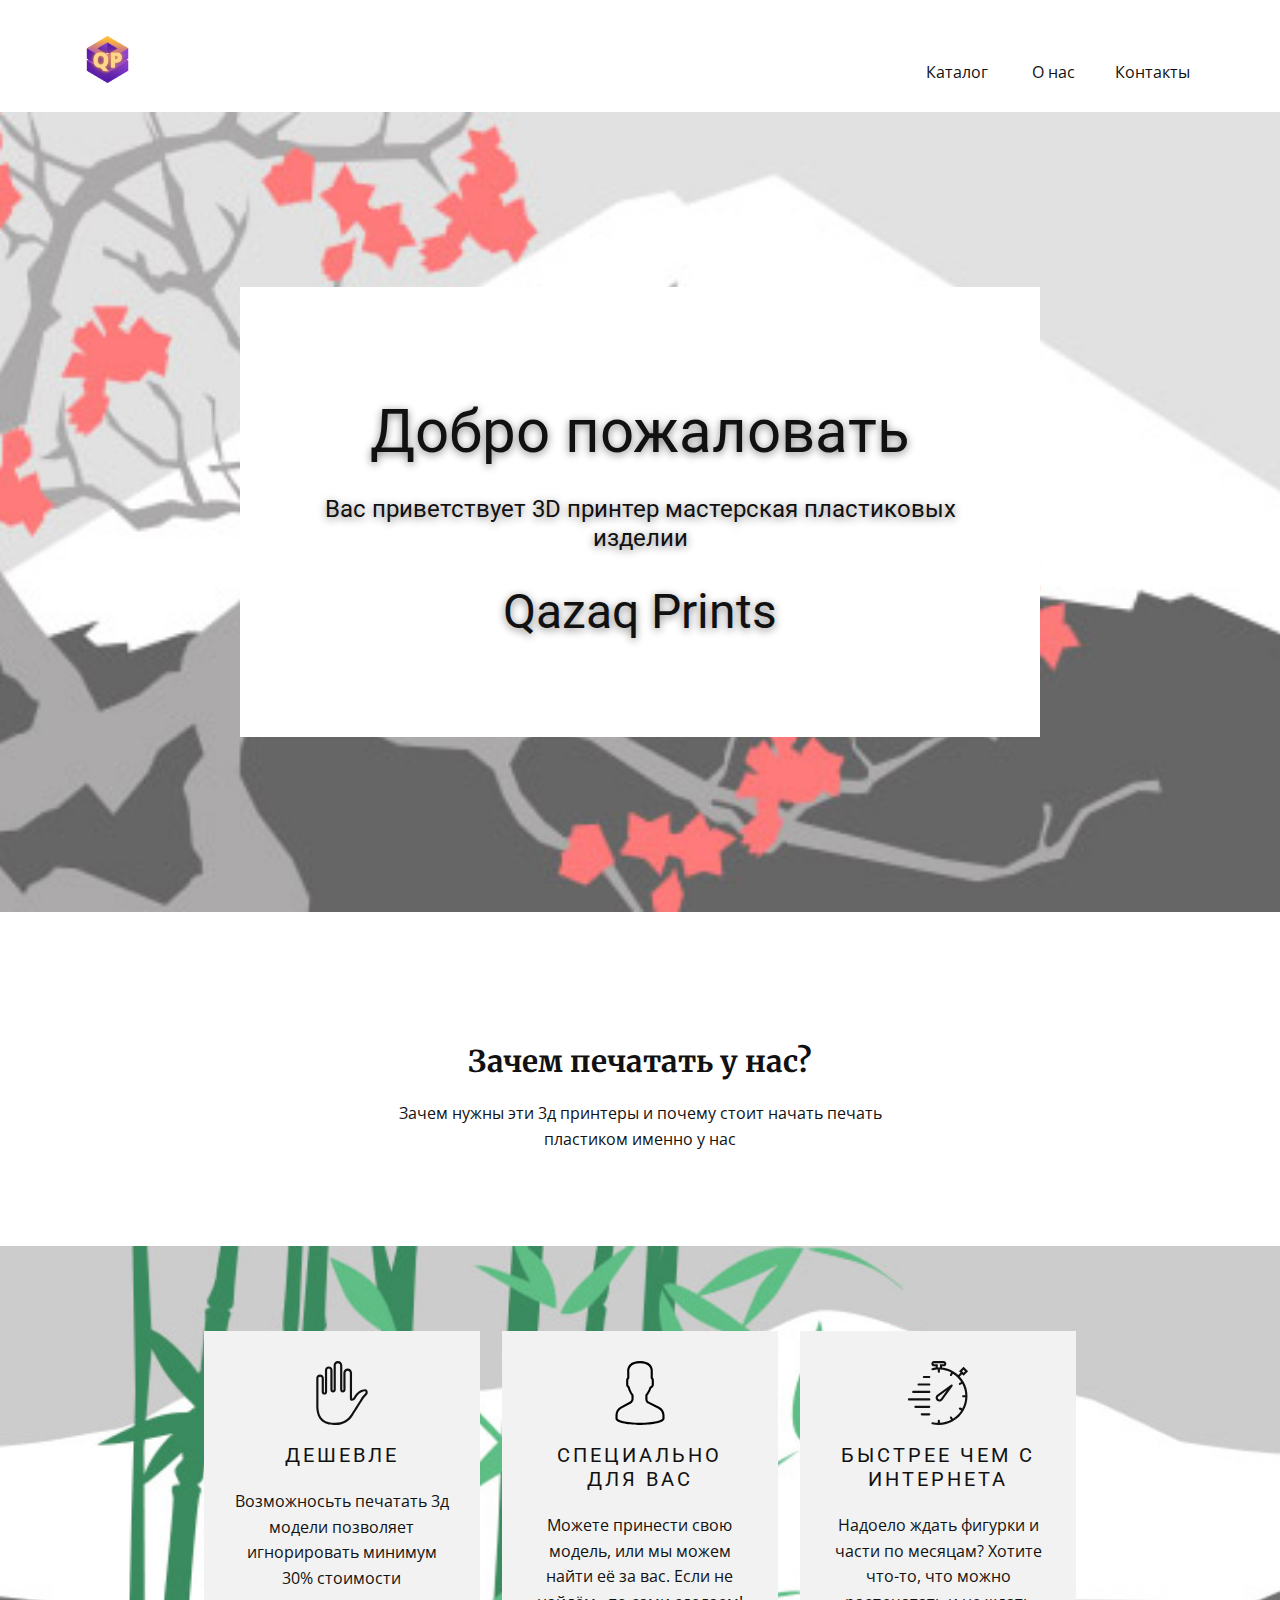
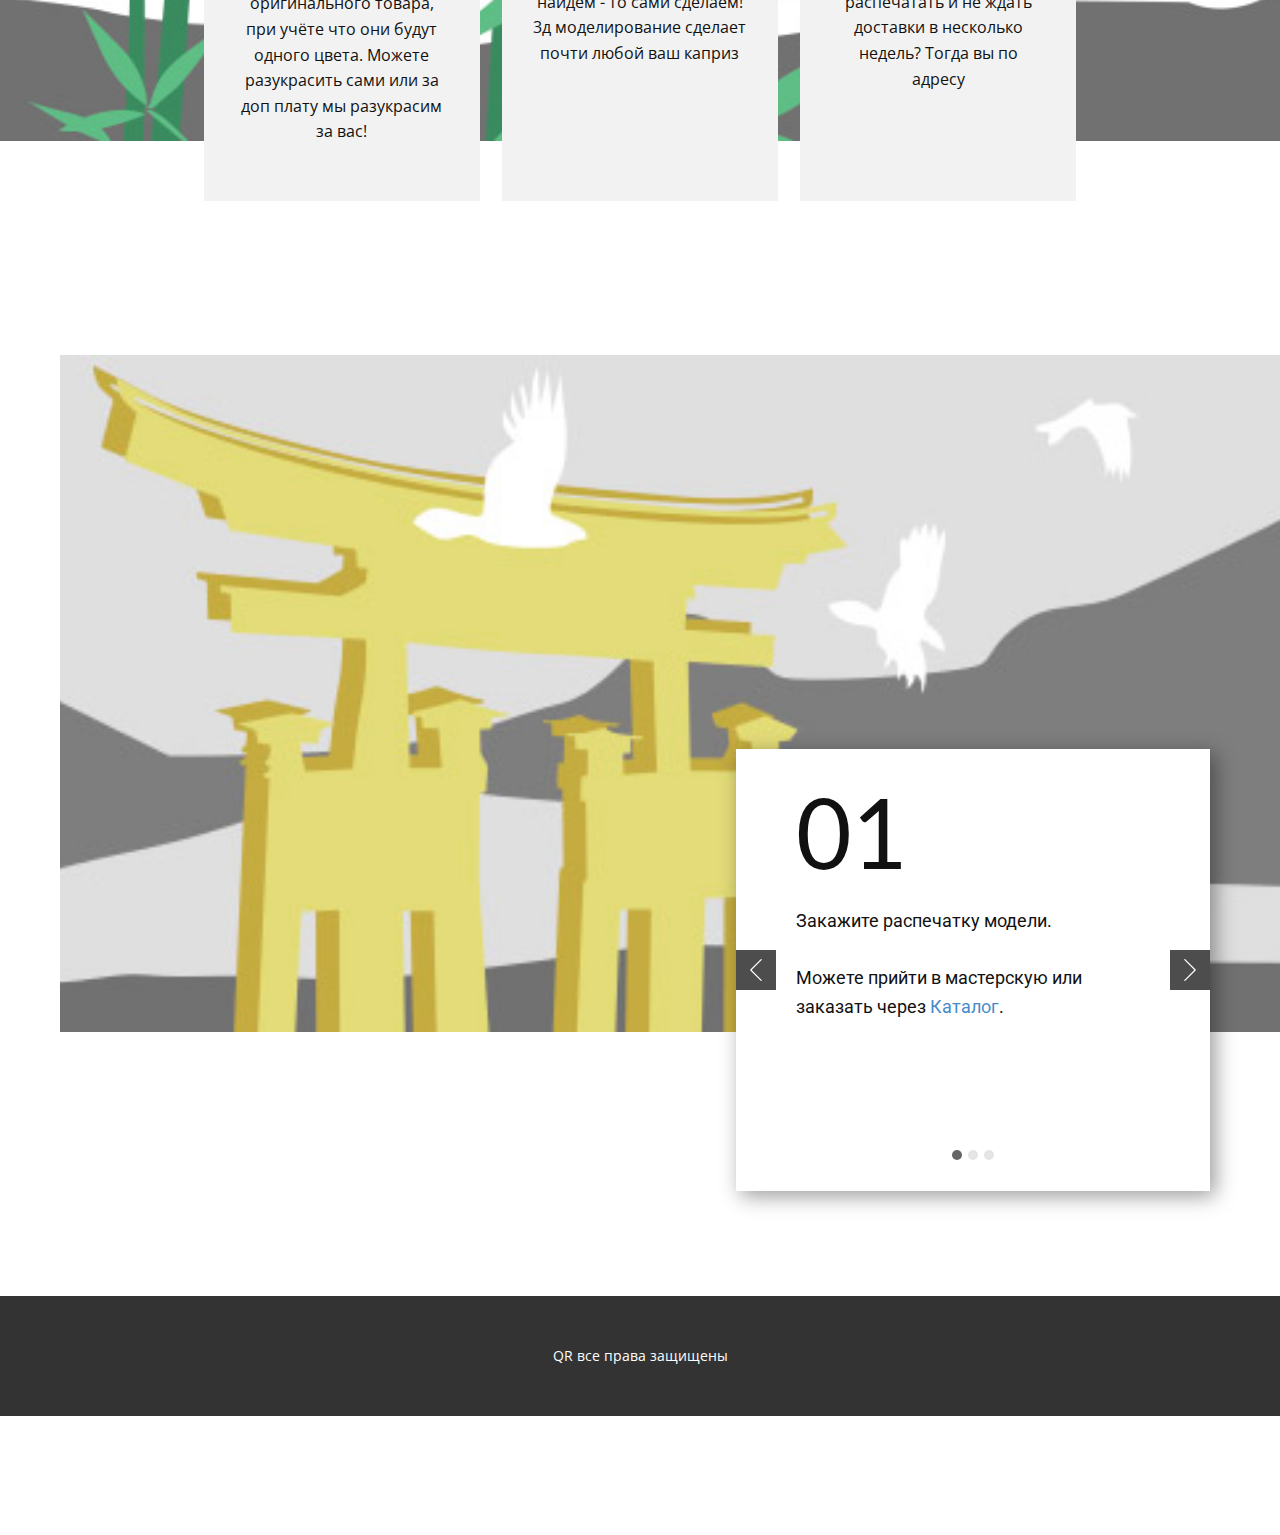
<file: index.html>
<!DOCTYPE html>
<html style="font-size: 16px;">
  <head>
    <meta name="viewport" content="width=device-width, initial-scale=1.0">
    <meta charset="utf-8">
    <meta name="keywords" content="01, 02">
    <meta name="description" content="">
    <meta name="page_type" content="np-template-header-footer-from-plugin">
    <title>Главное</title>
    <link rel="stylesheet" href="nicepage.css" media="screen">
<link rel="stylesheet" href="Главное.css" media="screen">
    <script class="u-script" type="text/javascript" src="jquery.js" defer=""></script>
    <script class="u-script" type="text/javascript" src="nicepage.js" defer=""></script>
    <meta name="generator" content="Nicepage 4.5.4, nicepage.com">
    <link id="u-theme-google-font" rel="stylesheet" href="https://fonts.googleapis.com/css?family=Roboto:100,100i,300,300i,400,400i,500,500i,700,700i,900,900i|Open+Sans:300,300i,400,400i,500,500i,600,600i,700,700i,800,800i">
    <link id="u-page-google-font" rel="stylesheet" href="https://fonts.googleapis.com/css?family=Merriweather:300,300i,400,400i,700,700i,900,900i|Lato:100,100i,300,300i,400,400i,700,700i,900,900i">
    
    
    
    
    
    <script type="application/ld+json">{
		"@context": "http://schema.org",
		"@type": "Organization",
		"name": "",
		"logo": "images/QP.png"
}</script>
    <meta name="theme-color" content="#478ac9">
    <meta property="og:title" content="Главное">
    <meta property="og:type" content="website">
  </head>
  <body data-home-page="Главное.html" data-home-page-title="Главное" class="u-body u-xl-mode"><header class="u-clearfix u-header u-header" id="sec-d2d5"><div class="u-clearfix u-sheet u-sheet-1">
        <a href="Главное.html" data-page-id="20033221" class="u-image u-logo u-image-1" data-image-width="500" data-image-height="500" title="Qazaq Prints">
          <img src="images/QP.png" class="u-logo-image u-logo-image-1">
        </a>
        <nav class="u-menu u-menu-dropdown u-offcanvas u-menu-1">
          <div class="menu-collapse" style="font-size: 1rem; letter-spacing: 0px;">
            <a class="u-button-style u-custom-left-right-menu-spacing u-custom-padding-bottom u-custom-top-bottom-menu-spacing u-nav-link u-text-active-palette-1-base u-text-hover-palette-2-base" href="#">
              <svg class="u-svg-link" viewBox="0 0 24 24"><use xmlns:xlink="http://www.w3.org/1999/xlink" xlink:href="#menu-hamburger"></use></svg>
              <svg class="u-svg-content" version="1.1" id="menu-hamburger" viewBox="0 0 16 16" x="0px" y="0px" xmlns:xlink="http://www.w3.org/1999/xlink" xmlns="http://www.w3.org/2000/svg"><g><rect y="1" width="16" height="2"></rect><rect y="7" width="16" height="2"></rect><rect y="13" width="16" height="2"></rect>
</g></svg>
            </a>
          </div>
          <div class="u-custom-menu u-nav-container">
            <ul class="u-nav u-unstyled u-nav-1">
<li class="u-nav-item"><a class="u-button-style u-nav-link u-text-active-palette-1-base u-text-hover-palette-2-base" href="Каталог.html" style="padding: 10px 20px;">Каталог</a></li>
<li class="u-nav-item"><a class="u-button-style u-nav-link u-text-active-palette-1-base u-text-hover-palette-2-base" href="О-нас.html" style="padding: 10px 20px;">О нас</a>
</li><li class="u-nav-item"><a class="u-button-style u-nav-link u-text-active-palette-1-base u-text-hover-palette-2-base" href="Контакты.html" style="padding: 10px 20px;">Контакты</a>
</li></ul>
          </div>
          <div class="u-custom-menu u-nav-container-collapse">
            <div class="u-black u-container-style u-inner-container-layout u-opacity u-opacity-95 u-sidenav">
              <div class="u-inner-container-layout u-sidenav-overflow">
                <div class="u-menu-close"></div>
                <ul class="u-align-center u-nav u-popupmenu-items u-unstyled u-nav-2">
     <li class="u-nav-item"><a class="u-button-style u-nav-link" href="Каталог.html" style="padding: 10px 20px;">Каталог</a>
</li><li class="u-nav-item"><a class="u-button-style u-nav-link" href="О-нас.html" style="padding: 10px 20px;">О нас</a>
</li><li class="u-nav-item"><a class="u-button-style u-nav-link" href="Контакты.html" style="padding: 10px 20px;">Контакты</a>
</li></ul>
              </div>
            </div>
            <div class="u-black u-menu-overlay u-opacity u-opacity-70"></div>
          </div>
        </nav>
      </div></header>
    <section class="u-clearfix u-image u-section-1" id="sec-a16f" data-image-width="1024" data-image-height="256">
      <div class="u-clearfix u-sheet u-valign-middle u-sheet-1">
        <div class="u-align-center u-container-style u-expanded-width-sm u-expanded-width-xs u-group u-white u-group-1">
          <div class="u-container-layout u-container-layout-1">
            <h2 class="u-hover-feature u-text u-text-1">Добро пожаловать</h2>
            <h4 class="u-hover-feature u-text u-text-2">Вас приветствует 3D принтер мастерская пластиковых изделии</h4>
            <h4 class="u-hover-feature u-text u-text-3">Qazaq Prints </h4>
          </div>
        </div>
      </div>
      
      
      
    </section>
    <section class="u-align-center u-clearfix u-section-2" id="carousel_87ad">
      <div class="u-align-center u-container-style u-group u-shape-rectangle u-group-1">
        <div class="u-container-layout u-container-layout-1">
          <h3 class="u-custom-font u-font-merriweather u-text u-text-1"> Зачем печатать у нас?</h3>
          <p class="u-text u-text-2"> Зачем нужны эти 3д принтеры и почему стоит начать печать пластиком именно у нас</p>
        </div>
      </div>
      <img class="u-expanded-width u-image u-image-1" data-image-width="1024" data-image-height="256" src="images/3.jpeg">
      <div class="u-list u-list-1">
        <div class="u-repeater u-repeater-1">
          <div class="u-align-center u-container-style u-grey-5 u-hover-feature u-list-item u-repeater-item u-shape-rectangle u-list-item-1">
            <div class="u-container-layout u-similar-container u-valign-top u-container-layout-2"><span class="u-icon u-icon-1"><svg class="u-svg-link" preserveAspectRatio="xMidYMin slice" viewBox="0 0 59.066 59.066" style=""><use xmlns:xlink="http://www.w3.org/1999/xlink" xlink:href="#svg-773b"></use></svg><svg class="u-svg-content" viewBox="0 0 59.066 59.066" x="0px" y="0px" id="svg-773b" style="enable-background:new 0 0 59.066 59.066;"><path d="M52.844,27.116C52.412,26.396,51.689,26,50.805,26c-0.004,0-0.008,0-0.012,0c-1.667,0.006-3.673,0.667-5.235,1.724
	c-1.441,0.975-3.53,2.782-5.293,5.863c-0.331,0.578-0.874,0.97-1.455,1.063c-0.002-0.134-0.001-0.287-0.001-0.432
	c0-0.309,0.001-0.677-0.012-1.083V11c0-2.206-1.794-4-4-4s-4,1.794-4,4v15.5c0,0.275-0.225,0.5-0.5,0.5s-0.5-0.225-0.5-0.5V4
	c0-2.206-1.794-4-4-4s-4,1.794-4,4v22.5c0,0.275-0.225,0.5-0.5,0.5s-0.5-0.225-0.5-0.5v-18c0-1.93-1.57-3.5-3.5-3.5
	s-3.5,1.57-3.5,3.5v20c0,0.275-0.225,0.5-0.5,0.5s-0.5-0.225-0.5-0.5V16c0-1.93-1.57-3.5-3.51-3.5c-1.93,0-3.5,1.57-3.5,3.5
	l0.002,27.197c0.968,13.983,9.545,15.869,17.808,15.869c6.846,0,12.995-3.396,16.027-8.824c0.39-0.63,1.445-2.289,2.696-4.254
	c3.128-4.914,5.748-9.041,6.135-9.775c0.863-1.634,1.826-2.911,2.784-3.693c0.867-0.708,1.397-1.611,1.828-2.404
	C53.29,29.703,53.484,28.186,52.844,27.116z M51.256,29.259c-0.4,0.729-0.777,1.3-1.282,1.712c-1.18,0.964-2.285,2.413-3.287,4.309
	c-0.381,0.723-3.794,6.086-6.053,9.635c-1.258,1.976-2.318,3.642-2.733,4.314c-2.701,4.834-8.182,7.838-14.304,7.838
	c-10.542,0-15.123-4.059-15.81-13.938V16c0-0.827,0.673-1.5,1.51-1.5c0.827,0,1.5,0.673,1.5,1.5v12.5c0,1.379,1.121,2.5,2.5,2.5
	s2.5-1.121,2.5-2.5v-20c0-0.827,0.673-1.5,1.5-1.5s1.5,0.673,1.5,1.5v18c0,1.379,1.121,2.5,2.5,2.5s2.5-1.121,2.5-2.5V4
	c0-1.103,0.897-2,2-2s2,0.897,2,2v22.5c0,1.379,1.121,2.5,2.5,2.5s2.5-1.121,2.5-2.5V11c0-1.103,0.897-2,2-2s2,0.897,2,2v22.166
	c0.013,0.411,0.012,0.758,0.012,1.05c-0.002,0.895-0.003,1.541,0.49,2.024c0.413,0.403,0.948,0.428,1.326,0.432
	c1.361-0.031,2.655-0.833,3.376-2.092c1.571-2.748,3.41-4.344,4.677-5.199c1.232-0.834,2.851-1.376,4.123-1.381
	c0.001,0,0.003,0,0.004,0c0.214,0,0.263,0.063,0.292,0.1C51.294,28.35,51.303,28.979,51.256,29.259z"></path></svg></span>
              <h4 class="u-text u-text-3"> Дешевле</h4>
              <p class="u-text u-text-4"> Возможносьть печатать 3д модели позволяет игнорировать минимум 30% стоимости оригинального товара, при учёте что они будут одного цвета. Можете разукрасить сами или за доп плату мы разукрасим за вас!</p>
            </div>
          </div>
          <div class="u-align-center u-container-style u-grey-5 u-hover-feature u-list-item u-repeater-item u-shape-rectangle u-video-cover u-list-item-2">
            <div class="u-container-layout u-similar-container u-valign-top u-container-layout-3"><span class="u-icon u-icon-circle u-icon-2"><svg class="u-svg-link" preserveAspectRatio="xMidYMin slice" viewBox="0 0 60 60" style=""><use xmlns:xlink="http://www.w3.org/1999/xlink" xlink:href="#svg-9296"></use></svg><svg class="u-svg-content" viewBox="0 0 60 60" x="0px" y="0px" id="svg-9296" style="enable-background:new 0 0 60 60;"><path d="M48.014,42.889l-9.553-4.776C37.56,37.662,37,36.756,37,35.748v-3.381c0.229-0.28,0.47-0.599,0.719-0.951
	c1.239-1.75,2.232-3.698,2.954-5.799C42.084,24.97,43,23.575,43,22v-4c0-0.963-0.36-1.896-1-2.625v-5.319
	c0.056-0.55,0.276-3.824-2.092-6.525C37.854,1.188,34.521,0,30,0s-7.854,1.188-9.908,3.53C17.724,6.231,17.944,9.506,18,10.056
	v5.319c-0.64,0.729-1,1.662-1,2.625v4c0,1.217,0.553,2.352,1.497,3.109c0.916,3.627,2.833,6.36,3.503,7.237v3.309
	c0,0.968-0.528,1.856-1.377,2.32l-8.921,4.866C8.801,44.424,7,47.458,7,50.762V54c0,4.746,15.045,6,23,6s23-1.254,23-6v-3.043
	C53,47.519,51.089,44.427,48.014,42.889z M51,54c0,1.357-7.412,4-21,4S9,55.357,9,54v-3.238c0-2.571,1.402-4.934,3.659-6.164
	l8.921-4.866C23.073,38.917,24,37.354,24,35.655v-4.019l-0.233-0.278c-0.024-0.029-2.475-2.994-3.41-7.065l-0.091-0.396l-0.341-0.22
	C19.346,23.303,19,22.676,19,22v-4c0-0.561,0.238-1.084,0.67-1.475L20,16.228V10l-0.009-0.131c-0.003-0.027-0.343-2.799,1.605-5.021
	C23.253,2.958,26.081,2,30,2c3.905,0,6.727,0.951,8.386,2.828c1.947,2.201,1.625,5.017,1.623,5.041L40,16.228l0.33,0.298
	C40.762,16.916,41,17.439,41,18v4c0,0.873-0.572,1.637-1.422,1.899l-0.498,0.153l-0.16,0.495c-0.669,2.081-1.622,4.003-2.834,5.713
	c-0.297,0.421-0.586,0.794-0.837,1.079L35,31.623v4.125c0,1.77,0.983,3.361,2.566,4.153l9.553,4.776
	C49.513,45.874,51,48.28,51,50.957V54z"></path></svg></span>
              <h4 class="u-text u-text-5">Специально для вас</h4>
              <p class="u-text u-text-6">Можете принести свою модель, или мы можем найти её за вас. Если не найдём - то сами сделаем! 3д моделирование сделает почти любой ваш каприз</p>
            </div>
          </div>
          <div class="u-align-center u-container-style u-grey-5 u-hover-feature u-list-item u-repeater-item u-shape-rectangle u-video-cover u-list-item-3">
            <div class="u-container-layout u-similar-container u-valign-top u-container-layout-4"><span class="u-icon u-icon-3"><svg class="u-svg-link" preserveAspectRatio="xMidYMin slice" viewBox="0 0 60 60" style=""><use xmlns:xlink="http://www.w3.org/1999/xlink" xlink:href="#svg-3651"></use></svg><svg class="u-svg-content" viewBox="0 0 60 60" x="0px" y="0px" id="svg-3651" style="enable-background:new 0 0 60 60;"><g><path d="M31.634,37.989c1.041-0.081,1.99-0.612,2.606-1.459l9.363-12.944c0.287-0.397,0.244-0.945-0.104-1.293
		c-0.348-0.347-0.896-0.39-1.293-0.104L29.26,31.555c-0.844,0.614-1.375,1.563-1.456,2.604s0.296,2.06,1.033,2.797
		C29.508,37.628,30.413,38,31.354,38C31.447,38,31.54,37.996,31.634,37.989z M29.798,34.315c0.035-0.457,0.269-0.874,0.637-1.142
		l7.897-5.713l-5.711,7.895c-0.27,0.371-0.687,0.604-1.144,0.64c-0.455,0.03-0.902-0.128-1.227-0.453
		C29.928,35.219,29.762,34.771,29.798,34.315z"></path><path d="M54.034,19.564c-0.01-0.021-0.01-0.043-0.021-0.064c-0.012-0.02-0.031-0.031-0.044-0.05
		c-1.011-1.734-2.207-3.347-3.565-4.809l2.148-2.147l1.414,1.414l4.242-4.243l-4.242-4.242l-4.243,4.242l1.415,1.415l-2.148,2.147
		c-1.462-1.358-3.074-2.555-4.809-3.566c-0.019-0.013-0.03-0.032-0.05-0.044c-0.021-0.012-0.043-0.011-0.064-0.022
		c-3.093-1.782-6.568-2.969-10.273-3.404V5h1.5c1.379,0,2.5-1.121,2.5-2.5S36.672,0,35.293,0h-9c-1.379,0-2.5,1.121-2.5,2.5
		s1.121,2.5,2.5,2.5h1.5v1.156c-1.08,0.115-2.158,0.291-3.224,0.535c-0.538,0.123-0.875,0.66-0.751,1.198
		c0.123,0.538,0.66,0.876,1.198,0.751c0.92-0.211,1.849-0.37,2.78-0.477l1.073-0.083c0.328-0.025,0.63-0.043,0.924-0.057V10
		c0,0.553,0.447,1,1,1s1-0.447,1-1V8.03c3.761,0.173,7.305,1.183,10.456,2.845l-0.986,1.707c-0.276,0.479-0.112,1.09,0.366,1.366
		c0.157,0.091,0.329,0.134,0.499,0.134c0.346,0,0.682-0.179,0.867-0.5l0.983-1.703c3.129,1.985,5.787,4.643,7.772,7.772
		l-1.703,0.983C49.57,20.91,49.406,21.521,49.683,22c0.186,0.321,0.521,0.5,0.867,0.5c0.17,0,0.342-0.043,0.499-0.134l1.707-0.986
		c1.685,3.196,2.698,6.798,2.849,10.619H53.63c-0.553,0-1,0.447-1,1s0.447,1,1,1h1.975c-0.151,3.821-1.164,7.423-2.849,10.619
		l-1.707-0.986c-0.478-0.276-1.09-0.114-1.366,0.366c-0.276,0.479-0.112,1.09,0.366,1.366l1.703,0.983
		c-1.985,3.129-4.643,5.787-7.772,7.772l-0.983-1.703c-0.277-0.48-0.89-0.643-1.366-0.366c-0.479,0.276-0.643,0.888-0.366,1.366
		l0.986,1.707c-3.151,1.662-6.695,2.672-10.456,2.845V56c0-0.553-0.447-1-1-1s-1,0.447-1,1v1.976
		c-1.597-0.055-3.199-0.255-4.776-0.617c-0.538-0.129-1.075,0.213-1.198,0.751c-0.124,0.538,0.213,1.075,0.751,1.198
		C26.568,59.768,28.607,60,30.63,60c0.049,0,0.096-0.003,0.145-0.004c0.007,0,0.012,0.004,0.018,0.004
		c0.008,0,0.015-0.005,0.023-0.005c4.807-0.033,9.317-1.331,13.219-3.573c0.031-0.014,0.064-0.021,0.094-0.039
		c0.02-0.012,0.031-0.031,0.05-0.044c4.039-2.354,7.414-5.725,9.773-9.761c0.019-0.027,0.043-0.048,0.06-0.078
		c0.012-0.021,0.011-0.043,0.021-0.064C56.317,42.476,57.63,37.89,57.63,33S56.317,23.524,54.034,19.564z M53.965,8.251l1.414,1.414
		l-1.414,1.415L52.55,9.665L53.965,8.251z M29.793,6.021V3h-3.5c-0.275,0-0.5-0.225-0.5-0.5s0.225-0.5,0.5-0.5h9
		c0.275,0,0.5,0.225,0.5,0.5S35.568,3,35.293,3h-3.5v3.021C31.445,6.007,31.113,6,30.793,6c-0.028,0-0.06,0.002-0.088,0.002
		C30.68,6.002,30.655,6,30.63,6c-0.164,0-0.328,0.011-0.492,0.014C30.022,6.017,29.913,6.016,29.793,6.021z"></path><path d="M21.793,14h-5c-0.553,0-1,0.447-1,1s0.447,1,1,1h5c0.553,0,1-0.447,1-1S22.346,14,21.793,14z"></path><path d="M21.793,21h-10c-0.553,0-1,0.447-1,1s0.447,1,1,1h10c0.553,0,1-0.447,1-1S22.346,21,21.793,21z"></path><path d="M21.793,28h-15c-0.553,0-1,0.447-1,1s0.447,1,1,1h15c0.553,0,1-0.447,1-1S22.346,28,21.793,28z"></path><path d="M21.793,35h-19c-0.553,0-1,0.447-1,1s0.447,1,1,1h19c0.553,0,1-0.447,1-1S22.346,35,21.793,35z"></path><path d="M21.793,42h-13c-0.553,0-1,0.447-1,1s0.447,1,1,1h13c0.553,0,1-0.447,1-1S22.346,42,21.793,42z"></path><path d="M21.793,49h-7c-0.553,0-1,0.447-1,1s0.447,1,1,1h7c0.553,0,1-0.447,1-1S22.346,49,21.793,49z"></path>
</g></svg></span>
              <h4 class="u-text u-text-7">Быстрее чем с интернета</h4>
              <p class="u-text u-text-8"> Надоело ждать фигурки и части по месяцам? Хотите что-то, что можно распечатать и не ждать доставки в несколько недель? Тогда вы по адресу</p>
            </div>
          </div>
        </div>
      </div>
      
      
      
    </section>
    <section class="u-clearfix u-valign-middle-md u-white u-section-3" id="carousel_5b02">
      <div class="u-expanded-height-xs u-shape u-shape-rectangle u-shape-1"></div>
      <img src="images/4.jpeg" alt="" class="u-image u-image-default u-image-1" data-image-width="1024" data-image-height="256">
      <div id="carousel-ab56" data-interval="5000" data-u-ride="carousel" class="u-carousel u-slider u-slider-1">
        <ol class="u-absolute-hcenter u-carousel-indicators u-carousel-indicators-1">
          <li data-u-target="#carousel-ab56" class="u-active u-active-grey-60 u-grey-10 u-hover-grey-60 u-shape-circle" data-u-slide-to="0" style="width: 10px; height: 10px;"></li>
          <li data-u-target="#carousel-ab56" class="u-active-grey-60 u-grey-10 u-hover-grey-60 u-shape-circle" data-u-slide-to="1" style="width: 10px; height: 10px;"></li>
          <li data-u-target="#carousel-ab56" class="u-active-grey-60 u-grey-10 u-hover-grey-60 u-shape-circle" data-u-slide-to="2" style="width: 10px; height: 10px;"></li>
        </ol>
        <div class="u-carousel-inner" role="listbox">
          <div class="u-active u-carousel-item u-container-style u-slide u-white u-carousel-item-1">
            <div class="u-container-layout u-container-layout-1">
              <h2 class="u-custom-font u-font-lato u-text u-text-1">01</h2>
              <h4 class="u-text u-text-2">
                <span style="font-size: 1.125rem;">
                  <span style="font-weight: 400;">Закажите распечатку модели.</span>
                  <br>
                  <br>Можете прийти в мастерскую или заказать через <a href="Каталог.html" data-page-id="5659639" class="u-active-none u-border-none u-btn u-button-link u-button-style u-hover-none u-none u-text-palette-1-base u-btn-1">Каталог</a>.
                </span>
                <br>
              </h4>
            </div>
          </div>
          <div class="u-carousel-item u-container-style u-expanded-width-lg u-expanded-width-xl u-slide u-white u-carousel-item-2">
            <div class="u-container-layout u-container-layout-2">
              <h2 class="u-custom-font u-font-lato u-text u-text-3">02</h2>
              <h4 class="u-text u-text-4">
                <span style="font-size: 1.125rem;">Затем отправьте нам ту модельку, ссылку на модель или картинку - что-нибудь, что поможет нам опознать объект или смоделировать его самим.</span>
                <br>
                <br>
                <br>
              </h4>
            </div>
          </div>
          <div class="u-carousel-item u-container-style u-slide u-white u-carousel-item-3">
            <div class="u-container-layout u-valign-top u-container-layout-3">
              <h2 class="u-custom-font u-font-lato u-text u-text-5">03</h2>
              <h4 class="u-text u-text-6">
                <span style="font-size: 1.125rem;"> Мы расчитаем, сколько обойдётся печать в зависимости от прогноза затраты пластика.<br>Если нужно будет смоделировать нам самим, то цену за моделирование скажет сам 3д-моделер. <br>
                </span>
                <br>
                <br>
              </h4>
            </div>
            <style data-mode="XL"></style>
            <style data-mode="LG"></style>
            <style data-mode="MD"></style>
            <style data-mode="SM"></style>
            <style data-mode="XS"></style>
          </div>
        </div>
        <a class="u-absolute-vcenter u-carousel-control u-carousel-control-prev u-grey-70 u-hover-grey-25 u-spacing-9 u-text-body-alt-color u-text-hover-white u-carousel-control-1" href="#carousel-ab56" role="button" data-u-slide="prev">
          <span aria-hidden="true">
            <svg viewBox="0 0 477.175 477.175"><path d="M145.188,238.575l215.5-215.5c5.3-5.3,5.3-13.8,0-19.1s-13.8-5.3-19.1,0l-225.1,225.1c-5.3,5.3-5.3,13.8,0,19.1l225.1,225
                    c2.6,2.6,6.1,4,9.5,4s6.9-1.3,9.5-4c5.3-5.3,5.3-13.8,0-19.1L145.188,238.575z"></path></svg>
          </span>
          <span class="sr-only">Previous</span>
        </a>
        <a class="u-absolute-vcenter u-carousel-control u-carousel-control-next u-grey-70 u-hover-grey-25 u-spacing-9 u-text-body-alt-color u-text-hover-white u-carousel-control-2" href="#carousel-ab56" role="button" data-u-slide="next">
          <span aria-hidden="true">
            <svg viewBox="0 0 477.175 477.175"><path d="M360.731,229.075l-225.1-225.1c-5.3-5.3-13.8-5.3-19.1,0s-5.3,13.8,0,19.1l215.5,215.5l-215.5,215.5
                    c-5.3,5.3-5.3,13.8,0,19.1c2.6,2.6,6.1,4,9.5,4c3.4,0,6.9-1.3,9.5-4l225.1-225.1C365.931,242.875,365.931,234.275,360.731,229.075z"></path></svg>
          </span>
          <span class="sr-only">Next</span>
        </a>
      </div>
    </section>
    
    
    
    <footer class="u-align-center u-clearfix u-footer u-grey-80 u-footer" id="sec-c697"><div class="u-clearfix u-sheet u-sheet-1">
        <p class="u-small-text u-text u-text-variant u-text-1">QR все права защищены</p>
      </div></footer>
    
  </body>
</html>
</file>
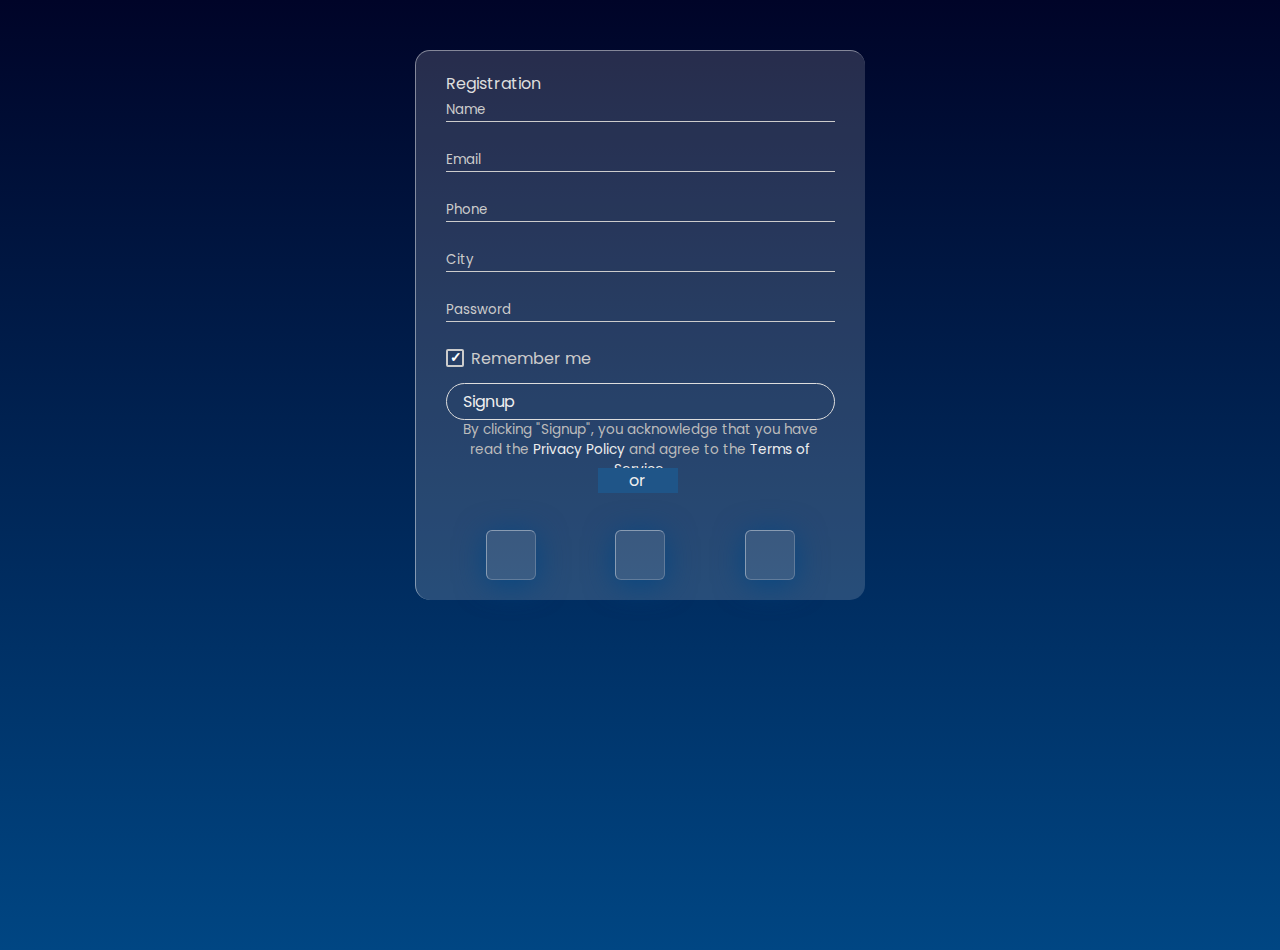
<file: payment.html>
<!DOCTYPE html>
<html>
<head>
	<meta charset="utf-8">
	<meta name="viewport" content="width=device-width, initial-scale=1">
	<title></title>
	<style>
		
	@import url('https://fonts.googleapis.com/css2?family=Poppins:wght@300;400;500;600;700;800;900&display=swap');

/* Reseting */
* {
    margin: 0;
    padding: 0;
    box-sizing: border-box;
    font-family: 'Poppins', sans-serif;
}

body {
    min-height: 100vh;
    background: linear-gradient(to bottom, #000428, #004683);
}

.wrapper {
    max-width: 450px;
    margin: 50px auto;
    padding: 20px 30px;
    min-height: 300px;
    background-color: #ffffff27;
    border-top: 1px solid #ffffff6e;
    border-left: 1px solid #ffffff6e;
    border-radius: 15px;
}

.wrapper .h5 {
    color: #ddd;
}

.wrapper .form-group {
    border-bottom: 1px solid #ccc;
    margin-bottom: 1.5rem;
}

.wrapper .form-group:hover {
    border-bottom: 1px solid #eee;
}

.wrapper .form-group .icon {
    color: #e8e8e8;
}

.wrapper .form-group .form-control {
    background: inherit;
    border: none;
    border-radius: 0px;
    box-shadow: none;
    color: #e9e9e9;
}

.wrapper .form-group input::placeholder {
    color: #ccc;
}

.wrapper .form-group input:focus::placeholder {
    opacity: 0;
}

.wrapper .form-group .fa-phone {
    transform: rotate(90deg);
}


.wrapper .option {
    color: #ccc;
    display: block;
    position: relative;
    padding-left: 25px;
    margin-bottom: 12px;
    cursor: pointer;
    user-select: none
}

.wrapper .option:hover {
    color: #eee;
}

.wrapper .option input {
    position: absolute;
    opacity: 0;
    cursor: pointer;
    height: 0;
    width: 0
}

.wrapper .checkmark {
    position: absolute;
    top: 3px;
    left: 0;
    height: 18px;
    width: 18px;
    background-color: inherit;
    border: 2px solid #ccc;
    border-radius: 2px
}

.wrapper .option input:checked~.checkmark {
    transition: 300ms ease-in-out all
}

.wrapper .checkmark:after {
    content: "\2713";
    position: absolute;
    display: none;
    font-weight: 600;
    color: #FFF;
    font-size: 0.9rem;
}

.wrapper .option input:checked~.checkmark:after {
    display: block
}

.wrapper .option .checkmark:after {
    left: 2px;
    top: -4px;
    width: 5px;
    height: 10px
}

.wrapper .btn.btn-primary {
    position: relative;
    color: #eee;
    padding: 0.3rem 1rem;
    border-radius: 20px;
    border: 1px solid #ddd;
    background-color: inherit;
    box-shadow: none;
    overflow: hidden;
}

.wrapper .btn.btn-primary:hover {
    background-color: #b4b4b433;
    color: #fff;
}

.wrapper .terms {
    color: #bbb;
    font-size: 0.85rem;
    text-align: center;
}

.wrapper .terms a {
    text-decoration: none;
    color: #eee;
}

.wrapper .terms a:hover {
    color: #fff;
}

.wrapper .connect {
    position: relative;
}

.wrapper .connect::after {
    content: "or";
    position: absolute;
    top: -12px;
    width: 80px;
    left: 39%;
    text-align: center;
    color: #eee;
    z-index: 100;
    background-color: rgba(255, 255, 255, 0.315);
    background-color: #1f5588;
}

.wrapper .social-links {
    margin-top: 50px;
    position: relative;
    list-style: none;
    display: flex;
    justify-content: space-around;
}

.wrapper .social-links li a {
    font-size: 1.2rem;
    width: 50px;
    height: 50px;
    background-color: #ffffff17;
    border: 1px solid #ffffff66;
    border-right: 1px solid #ffffff33;
    border-bottom: 1px solid #ffffff33;
    display: flex;
    text-decoration: none;
    justify-content: center;
    align-items: center;
    color: #fff;
    border-radius: 6px;
    box-shadow: 0 5px 30px #004683e0;
    transition: 0.5s;
    overflow: hidden;
}

.wrapper .social-links li a:hover {
    transform: translateY(-20px);
}

.wrapper .social-links li a::before,
.wrapper .btn.btn-primary::before {
    content: "";
    position: absolute;
    top: 0;
    left: 0;
    width: 25px;
    height: 100%;
    background-color: rgba(255, 255, 255, 0.6);
    transform: skew(45deg) translateX(130px);
    transition: .5s;
    opacity: 0;
}

.wrapper .social-links li a:hover:before,
.wrapper .btn.btn-primary:hover::before {
    opacity: 1;
    transform: skew(45deg) translateX(-130px);
}

@media(max-width: 460px) {
    .wrapper {
        margin: 15px;
        padding: 20px;
    }

    .wrapper .connect::after {
        left: 38%;
    }
}

@media(max-width: 345px) {
    .wrapper .connect::after {
        left: 32%;
    }
}
	</style>
</head>
<body>
	<div class="wrapper">
        <form action="#">
            <div class="h5 font-weight-bold text-center mb-3">Registration</div>
            <div class="form-group d-flex align-items-center">
                <div class="icon"><span class="far fa-user"></span></div>
                <input autocomplete="off" type="text" class="form-control" placeholder="Name">
            </div>
            <div class="form-group d-flex align-items-center">
                <div class="icon"><span class="far fa-envelope"></span></div>
                <input autocomplete="off" type="email" class="form-control" placeholder="Email">
            </div>
            <div class="form-group d-flex align-items-center">
                <div class="icon"><span class="fas fa-phone"></span></div>
                <input autocomplete="off" type="tel" class="form-control" placeholder="Phone">
            </div>
            <div class="form-group d-flex align-items-center">
                <div class="icon"><span class="fas fa-map-marker-alt"></span></div>
                <input autocomplete="off" type="text" class="form-control" placeholder="City">
            </div>
            <div class="form-group d-flex align-items-center">
                <div class="icon"><span class="fas fa-key"></span></div>
                <input autocomplete="off" type="password" class="form-control" placeholder="Password">
                <div class="icon btn"><span class="fas fa-eye-slash"></span></div>
            </div>
            <div class="mb-2">
                <label class="option">Remember me
                    <input type="checkbox" checked>
                    <span class="checkmark"></span>
                </label>
            </div>
            <div class="btn btn-primary mb-3">Signup</div>
            <div class="terms mb-2">
                By clicking "Signup", you acknowledge that you have read the
                <a href="#">Privacy Policy</a> and agree to the
                <a href="#">Terms of Service</a>.
            </div>
            <div class="connect border-bottom mt-4 mb-4"></div>
            <ul class="p-0 social-links">
                <li><a href="#"><span class="fab fa-facebook-f"></span></a></li>
                <li><a href="#"><span class="fab fa-google"></span></a></li>
                <li><a href="#"><span class="fab fa-github"></span></a></li>
            </ul>
        </form>
    </div>
</body>
</html>
</file>
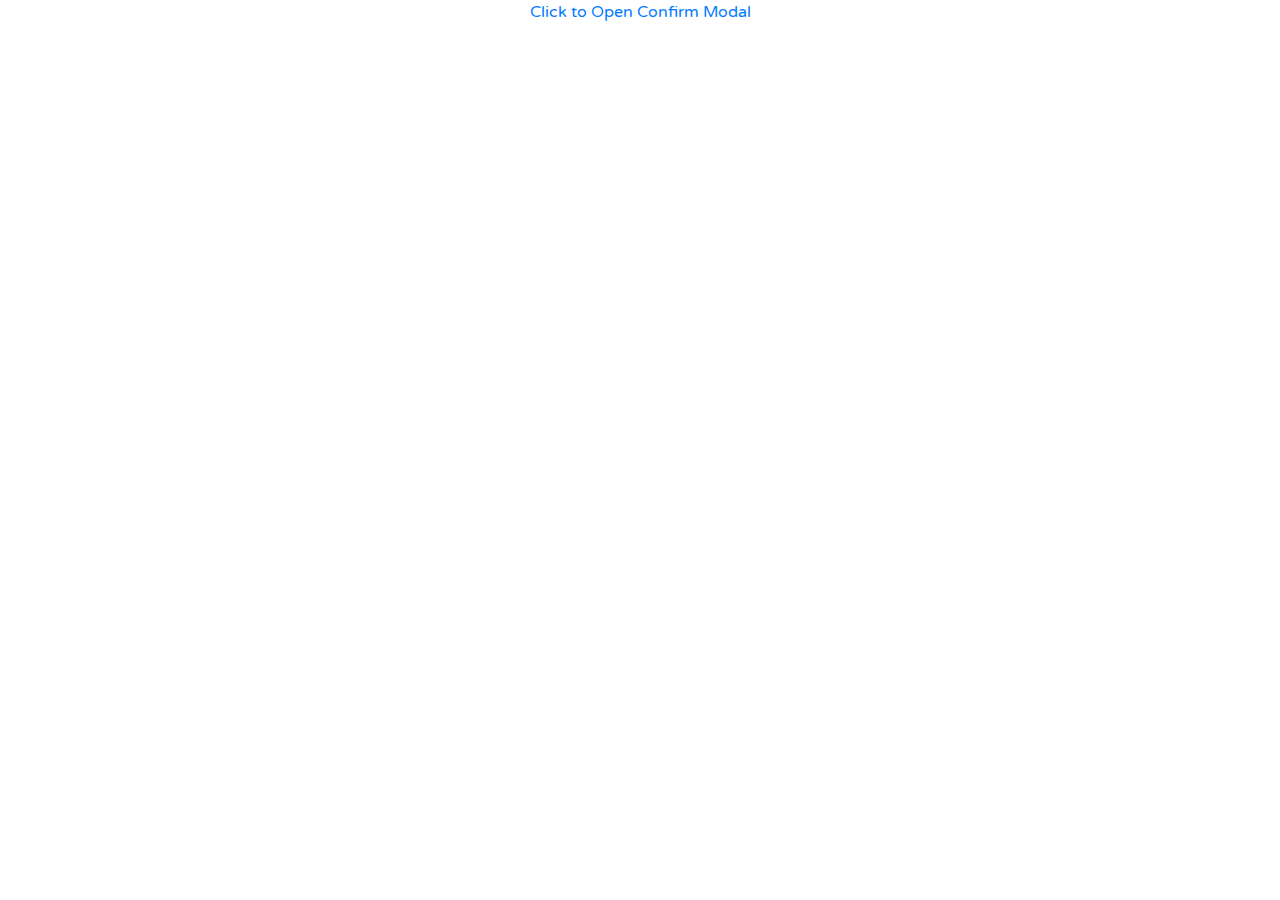
<file: testmess.html>
<!DOCTYPE html>
<html lang="en">
<head>
<meta charset="utf-8">
<meta name="viewport" content="width=device-width, initial-scale=1, shrink-to-fit=no">
<title>Bootstrap Simple Success Confirmation Popup</title>
<link rel="stylesheet" href="https://fonts.googleapis.com/css?family=Roboto|Varela+Round">
<link rel="stylesheet" href="https://stackpath.bootstrapcdn.com/bootstrap/4.5.0/css/bootstrap.min.css">
<link rel="stylesheet" href="https://fonts.googleapis.com/icon?family=Material+Icons">
<link rel="stylesheet" href="https://maxcdn.bootstrapcdn.com/font-awesome/4.7.0/css/font-awesome.min.css">
<script src="https://code.jquery.com/jquery-3.5.1.min.js"></script>
<script src="https://cdn.jsdelivr.net/npm/popper.js@1.16.0/dist/umd/popper.min.js"></script>
<script src="https://stackpath.bootstrapcdn.com/bootstrap/4.5.0/js/bootstrap.min.js"></script>
<style>
body {
	font-family: 'Varela Round', sans-serif;
}
.modal-confirm {		
	color: #636363;
	width: 325px;
	font-size: 14px;
}
.modal-confirm .modal-content {
	padding: 20px;
	border-radius: 5px;
	border: none;
}
.modal-confirm .modal-header {
	border-bottom: none;   
	position: relative;
}
.modal-confirm h4 {
	text-align: center;
	font-size: 26px;
	margin: 30px 0 -15px;
}
.modal-confirm .form-control, .modal-confirm .btn {
	min-height: 40px;
	border-radius: 3px; 
}
.modal-confirm .close {
	position: absolute;
	top: -5px;
	right: -5px;
}	
.modal-confirm .modal-footer {
	border: none;
	text-align: center;
	border-radius: 5px;
	font-size: 13px;
}	
.modal-confirm .icon-box {
	color: #fff;		
	position: absolute;
	margin: 0 auto;
	left: 0;
	right: 0;
	top: -70px;
	width: 95px;
	height: 95px;
	border-radius: 50%;
	z-index: 9;
	background: #82ce34;
	padding: 15px;
	text-align: center;
	box-shadow: 0px 2px 2px rgba(0, 0, 0, 0.1);
}
.modal-confirm .icon-box i {
	font-size: 58px;
	position: relative;
	top: 3px;
}
.modal-confirm.modal-dialog {
	margin-top: 80px;
}
.modal-confirm .btn {
	color: #fff;
	border-radius: 4px;
	background: #82ce34;
	text-decoration: none;
	transition: all 0.4s;
	line-height: normal;
	border: none;
}
.modal-confirm .btn:hover, .modal-confirm .btn:focus {
	background: #6fb32b;
	outline: none;
}
.trigger-btn {
	display: inline-block;
	margin: 100px auto;
}
</style>
</head>
<body>
<div class="text-center">
	<!-- Button HTML (to Trigger Modal) -->
	<a href="payment.php" class="signup-sub" data-toggle="modal">Click to Open Confirm Modal</a>
</div>

<!-- Modal HTML -->
<div id="myModal" class="modal fade">
	<div class="modal-dialog modal-confirm">
		<div class="modal-content">
			<div class="modal-header">
				<div class="icon-box">
					<i class="material-icons">&#xE876;</i>
				</div>				
				<h4 class="modal-title w-100">Awesome!</h4>	
			</div>
			<div class="modal-body">
				<p class="text-center">Your booking has been confirmed. Check your email for detials.</p>
			</div>
			<div class="modal-footer">
				<button class="btn btn-success btn-block" data-dismiss="modal">OK</button>
			</div>
		</div>
	</div>
</div>     
</body>
</html>
</file>
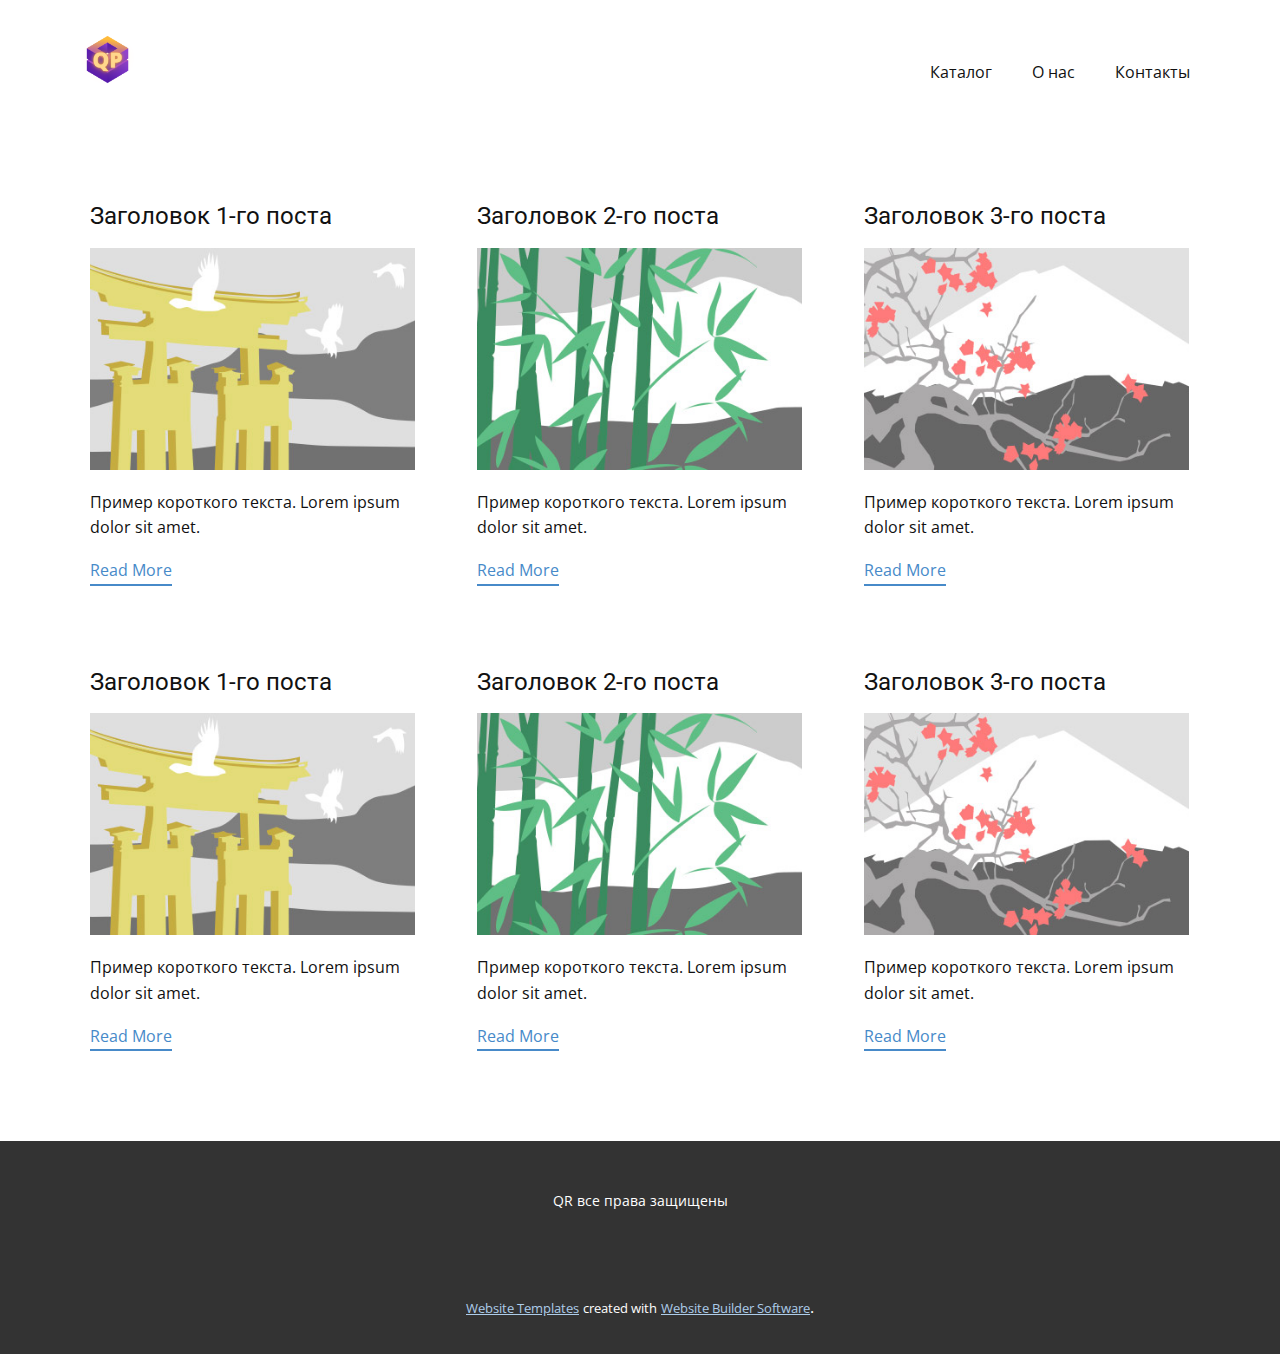
<file: blog/blog.html>
<html style="font-size: 16px;"><head>
    <meta name="viewport" content="width=device-width, initial-scale=1.0">
    <meta charset="utf-8">
    <meta name="keywords" content="Welcome!">
    <meta name="description" content="">
    <meta name="page_type" content="np-template-header-footer-from-plugin">
    <title>Blog Template</title>
    <link rel="stylesheet" href="../nicepage.css" media="screen">
<link rel="stylesheet" href="../Blog-Template.css" media="screen">
    <script class="u-script" type="text/javascript" src="../jquery.js" defer=""></script>
    <script class="u-script" type="text/javascript" src="../nicepage.js" defer=""></script>
    <meta name="generator" content="Nicepage 4.5.4, nicepage.com">
    <link id="u-theme-google-font" rel="stylesheet" href="https://fonts.googleapis.com/css?family=Roboto:100,100i,300,300i,400,400i,500,500i,700,700i,900,900i|Open+Sans:300,300i,400,400i,500,500i,600,600i,700,700i,800,800i">
    
    
    
    <script type="application/ld+json">{
		"@context": "http://schema.org",
		"@type": "Organization",
		"name": "",
		"logo": "images/QP.png"
}</script>
    <meta name="theme-color" content="#478ac9">
  </head>
  <body class="u-body u-xl-mode"><header class="u-clearfix u-header u-header" id="sec-d2d5"><div class="u-clearfix u-sheet u-sheet-1">
        <a href="../Главное.html" data-page-id="20033221" class="u-image u-logo u-image-1" data-image-width="500" data-image-height="500" title="Qazaq Prints">
          <img src="../images/QP.png" class="u-logo-image u-logo-image-1">
        </a>
        <nav class="u-menu u-menu-dropdown u-offcanvas u-menu-1">
          <div class="menu-collapse" style="font-size: 1rem; letter-spacing: 0px;">
            <a class="u-button-style u-custom-left-right-menu-spacing u-custom-padding-bottom u-custom-top-bottom-menu-spacing u-nav-link u-text-active-palette-1-base u-text-hover-palette-2-base" href="#">
              <svg class="u-svg-link" viewBox="0 0 24 24"><use xmlns:xlink="http://www.w3.org/1999/xlink" xlink:href="#menu-hamburger"></use></svg>
              <svg class="u-svg-content" version="1.1" id="menu-hamburger" viewBox="0 0 16 16" x="0px" y="0px" xmlns:xlink="http://www.w3.org/1999/xlink" xmlns="http://www.w3.org/2000/svg"><g><rect y="1" width="16" height="2"></rect><rect y="7" width="16" height="2"></rect><rect y="13" width="16" height="2"></rect>
</g></svg>
            </a>
          </div>
          <div class="u-custom-menu u-nav-container">
            <ul class="u-nav u-unstyled u-nav-1"><li class="u-nav-item"><a class="u-button-style u-nav-link u-text-active-palette-1-base u-text-hover-palette-2-base" style="padding: 10px 20px;">Каталог</a>
</li><li class="u-nav-item"><a class="u-button-style u-nav-link u-text-active-palette-1-base u-text-hover-palette-2-base" href="../О-нас.html" style="padding: 10px 20px;">О нас</a>
</li><li class="u-nav-item"><a class="u-button-style u-nav-link u-text-active-palette-1-base u-text-hover-palette-2-base" href="../Контакты.html" style="padding: 10px 20px;">Контакты</a>
</li></ul>
          </div>
          <div class="u-custom-menu u-nav-container-collapse">
            <div class="u-black u-container-style u-inner-container-layout u-opacity u-opacity-95 u-sidenav">
              <div class="u-inner-container-layout u-sidenav-overflow">
                <div class="u-menu-close"></div>
                <ul class="u-align-center u-nav u-popupmenu-items u-unstyled u-nav-2"><li class="u-nav-item"><a class="u-button-style u-nav-link" style="padding: 10px 20px;">Каталог</a>
</li><li class="u-nav-item"><a class="u-button-style u-nav-link" href="../О-нас.html" style="padding: 10px 20px;">О нас</a>
</li><li class="u-nav-item"><a class="u-button-style u-nav-link" href="../Контакты.html" style="padding: 10px 20px;">Контакты</a>
</li></ul>
              </div>
            </div>
            <div class="u-black u-menu-overlay u-opacity u-opacity-70"></div>
          </div>
        </nav>
      </div></header>
    <section class="u-clearfix u-section-1" id="sec-f836">
      <div class="u-clearfix u-sheet u-valign-middle u-sheet-1"><!--blog--><!--blog_options_json--><!--{"type":"Recent","source":"","tags":"","count":""}--><!--/blog_options_json-->
        <div class="u-blog u-expanded-width u-repeater u-repeater-1"><!--blog_post-->
          <div class="u-blog-post u-container-style u-repeater-item u-white u-repeater-item-1">
            <div class="u-container-layout u-similar-container u-valign-top u-container-layout-1"><!--blog_post_header-->
              <h4 class="u-blog-control u-text u-text-1">
                <a class="u-post-header-link" href="../blog/пост-5.html"><!--blog_post_header_content-->Заголовок 1-го поста<!--/blog_post_header_content--></a>
              </h4><!--/blog_post_header--><!--blog_post_image-->
              <a class="u-post-header-link" href="../blog/пост-5.html"><img alt="" class="u-blog-control u-expanded-width u-image u-image-default u-image-1" src="[data-uri]"></a><!--/blog_post_image--><!--blog_post_content-->
              <div class="u-blog-control u-post-content u-text u-text-2 fr-view">Пример короткого текста. Lorem ipsum dolor sit amet.</div><!--/blog_post_content--><!--blog_post_readmore-->
              <a href="../blog/пост-5.html" class="u-blog-control u-border-2 u-border-palette-1-base u-btn u-btn-rectangle u-button-style u-none u-btn-1"><!--blog_post_readmore_content--><!--options_json--><!--{"content":"Read More","defaultValue":"Читать дальше"}--><!--/options_json-->Read More<!--/blog_post_readmore_content--></a><!--/blog_post_readmore-->
            </div>
          </div><div class="u-blog-post u-container-style u-repeater-item u-video-cover u-white">
            <div class="u-container-layout u-similar-container u-valign-top u-container-layout-2"><!--blog_post_header-->
              <h4 class="u-blog-control u-text u-text-3">
                <a class="u-post-header-link" href="../blog/пост-4.html"><!--blog_post_header_content-->Заголовок 2-го поста<!--/blog_post_header_content--></a>
              </h4><!--/blog_post_header--><!--blog_post_image-->
              <a class="u-post-header-link" href="../blog/пост-4.html"><img alt="" class="u-blog-control u-expanded-width u-image u-image-default u-image-2" src="[data-uri]"></a><!--/blog_post_image--><!--blog_post_content-->
              <div class="u-blog-control u-post-content u-text u-text-4 fr-view">Пример короткого текста. Lorem ipsum dolor sit amet.</div><!--/blog_post_content--><!--blog_post_readmore-->
              <a href="../blog/пост-4.html" class="u-blog-control u-border-2 u-border-palette-1-base u-btn u-btn-rectangle u-button-style u-none u-btn-2"><!--blog_post_readmore_content--><!--options_json--><!--{"content":"Read More","defaultValue":"Читать дальше"}--><!--/options_json-->Read More<!--/blog_post_readmore_content--></a><!--/blog_post_readmore-->
            </div>
          </div><div class="u-blog-post u-container-style u-repeater-item u-video-cover u-white">
            <div class="u-container-layout u-similar-container u-valign-top u-container-layout-3"><!--blog_post_header-->
              <h4 class="u-blog-control u-text u-text-5">
                <a class="u-post-header-link" href="../blog/пост-3.html"><!--blog_post_header_content-->Заголовок 3-го поста<!--/blog_post_header_content--></a>
              </h4><!--/blog_post_header--><!--blog_post_image-->
              <a class="u-post-header-link" href="../blog/пост-3.html"><img alt="" class="u-blog-control u-expanded-width u-image u-image-default u-image-3" src="[data-uri]"></a><!--/blog_post_image--><!--blog_post_content-->
              <div class="u-blog-control u-post-content u-text u-text-6 fr-view">Пример короткого текста. Lorem ipsum dolor sit amet.</div><!--/blog_post_content--><!--blog_post_readmore-->
              <a href="../blog/пост-3.html" class="u-blog-control u-border-2 u-border-palette-1-base u-btn u-btn-rectangle u-button-style u-none u-btn-3"><!--blog_post_readmore_content--><!--options_json--><!--{"content":"Read More","defaultValue":"Читать дальше"}--><!--/options_json-->Read More<!--/blog_post_readmore_content--></a><!--/blog_post_readmore-->
            </div>
          </div><div class="u-blog-post u-container-style u-repeater-item u-white u-repeater-item-1">
            <div class="u-container-layout u-similar-container u-valign-top u-container-layout-1"><!--blog_post_header-->
              <h4 class="u-blog-control u-text u-text-1">
                <a class="u-post-header-link" href="../blog/пост-2.html"><!--blog_post_header_content-->Заголовок 1-го поста<!--/blog_post_header_content--></a>
              </h4><!--/blog_post_header--><!--blog_post_image-->
              <a class="u-post-header-link" href="../blog/пост-2.html"><img alt="" class="u-blog-control u-expanded-width u-image u-image-default u-image-1" src="[data-uri]"></a><!--/blog_post_image--><!--blog_post_content-->
              <div class="u-blog-control u-post-content u-text u-text-2 fr-view">Пример короткого текста. Lorem ipsum dolor sit amet.</div><!--/blog_post_content--><!--blog_post_readmore-->
              <a href="../blog/пост-2.html" class="u-blog-control u-border-2 u-border-palette-1-base u-btn u-btn-rectangle u-button-style u-none u-btn-1"><!--blog_post_readmore_content--><!--options_json--><!--{"content":"Read More","defaultValue":"Читать дальше"}--><!--/options_json-->Read More<!--/blog_post_readmore_content--></a><!--/blog_post_readmore-->
            </div>
          </div><div class="u-blog-post u-container-style u-repeater-item u-video-cover u-white">
            <div class="u-container-layout u-similar-container u-valign-top u-container-layout-2"><!--blog_post_header-->
              <h4 class="u-blog-control u-text u-text-3">
                <a class="u-post-header-link" href="../blog/пост-1.html"><!--blog_post_header_content-->Заголовок 2-го поста<!--/blog_post_header_content--></a>
              </h4><!--/blog_post_header--><!--blog_post_image-->
              <a class="u-post-header-link" href="../blog/пост-1.html"><img alt="" class="u-blog-control u-expanded-width u-image u-image-default u-image-2" src="[data-uri]"></a><!--/blog_post_image--><!--blog_post_content-->
              <div class="u-blog-control u-post-content u-text u-text-4 fr-view">Пример короткого текста. Lorem ipsum dolor sit amet.</div><!--/blog_post_content--><!--blog_post_readmore-->
              <a href="../blog/пост-1.html" class="u-blog-control u-border-2 u-border-palette-1-base u-btn u-btn-rectangle u-button-style u-none u-btn-2"><!--blog_post_readmore_content--><!--options_json--><!--{"content":"Read More","defaultValue":"Читать дальше"}--><!--/options_json-->Read More<!--/blog_post_readmore_content--></a><!--/blog_post_readmore-->
            </div>
          </div><div class="u-blog-post u-container-style u-repeater-item u-video-cover u-white">
            <div class="u-container-layout u-similar-container u-valign-top u-container-layout-3"><!--blog_post_header-->
              <h4 class="u-blog-control u-text u-text-5">
                <a class="u-post-header-link" href="../blog/пост.html"><!--blog_post_header_content-->Заголовок 3-го поста<!--/blog_post_header_content--></a>
              </h4><!--/blog_post_header--><!--blog_post_image-->
              <a class="u-post-header-link" href="../blog/пост.html"><img alt="" class="u-blog-control u-expanded-width u-image u-image-default u-image-3" src="[data-uri]"></a><!--/blog_post_image--><!--blog_post_content-->
              <div class="u-blog-control u-post-content u-text u-text-6 fr-view">Пример короткого текста. Lorem ipsum dolor sit amet.</div><!--/blog_post_content--><!--blog_post_readmore-->
              <a href="../blog/пост.html" class="u-blog-control u-border-2 u-border-palette-1-base u-btn u-btn-rectangle u-button-style u-none u-btn-3"><!--blog_post_readmore_content--><!--options_json--><!--{"content":"Read More","defaultValue":"Читать дальше"}--><!--/options_json-->Read More<!--/blog_post_readmore_content--></a><!--/blog_post_readmore-->
            </div>
          </div><!--/blog_post--><!--blog_post-->
          <!--/blog_post--><!--blog_post-->
          <!--/blog_post-->
        </div><!--/blog-->
      </div>
    </section>
    
    
    
    <footer class="u-align-center u-clearfix u-footer u-grey-80 u-footer" id="sec-c697"><div class="u-clearfix u-sheet u-sheet-1">
        <p class="u-small-text u-text u-text-variant u-text-1">QR все права защищены</p>
      </div></footer>
    <section class="u-backlink u-clearfix u-grey-80">
      <a class="u-link" href="https://nicepage.com/website-templates" target="_blank">
        <span>Website Templates</span>
      </a>
      <p class="u-text">
        <span>created with</span>
      </p>
      <a class="u-link" href="" target="_blank">
        <span>Website Builder Software</span>
      </a>. 
    </section>
  
</body></html>
</file>
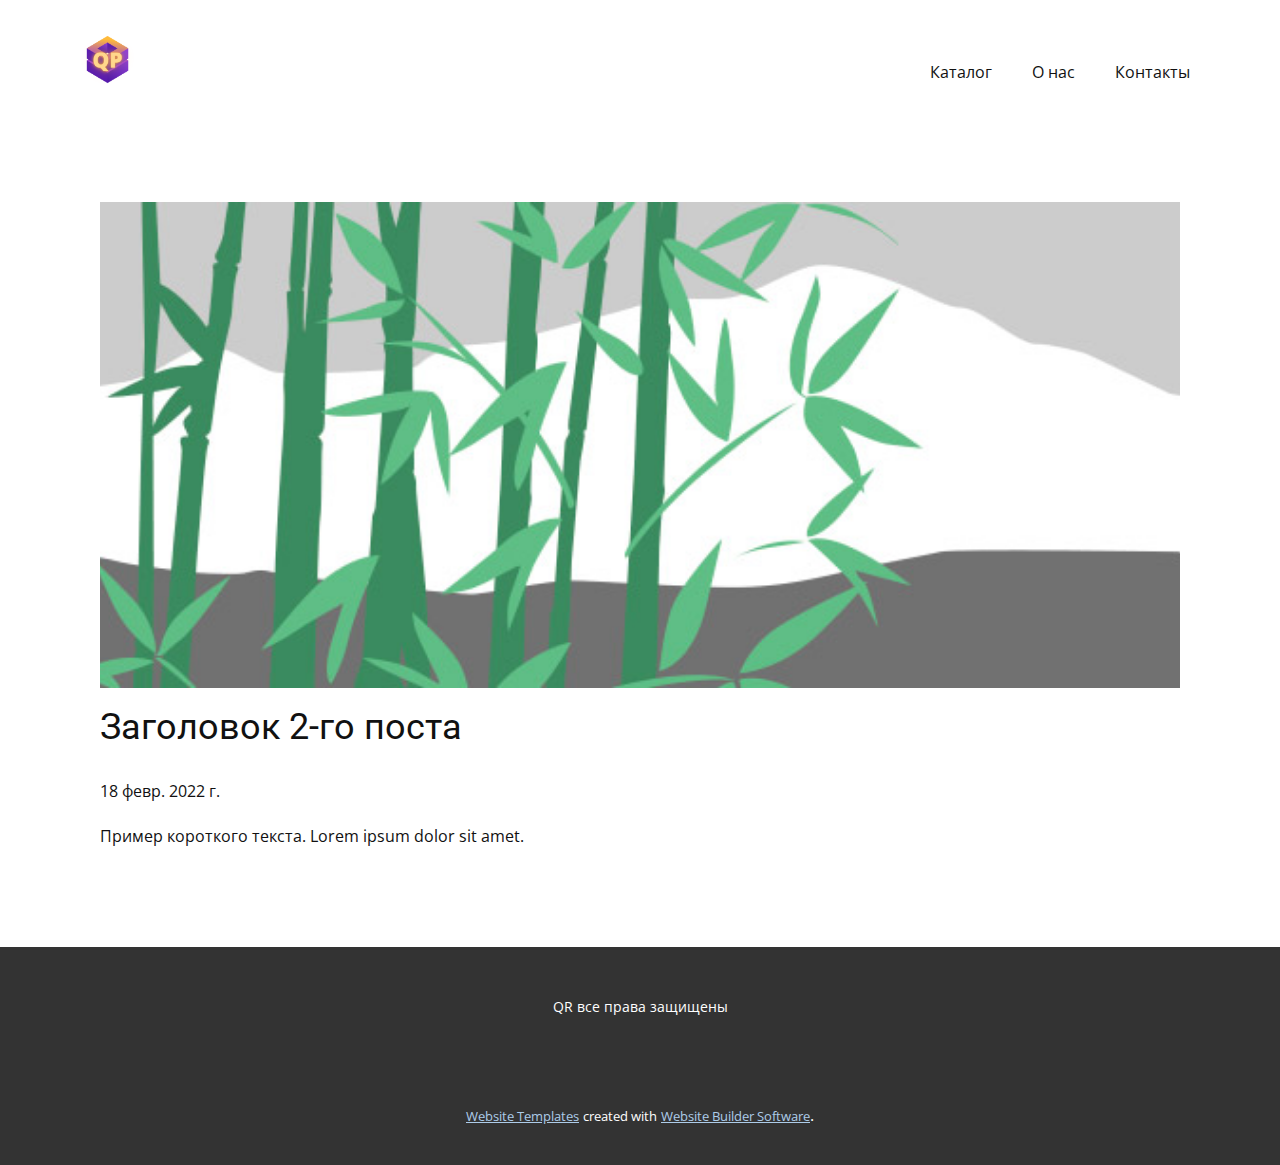
<file: blog/пост-1.html>
<!doctype html>
<html style="font-size: 16px;"><head>
    <meta name="viewport" content="width=device-width, initial-scale=1.0">
    <meta charset="utf-8">
    <meta name="keywords" content="Заголовок 1-го поста">
    <meta name="description" content="">
    <meta name="page_type" content="np-template-header-footer-from-plugin">
    <title>Заголовок 2-го поста</title>
    <link rel="stylesheet" href="../nicepage.css" media="screen">
<link rel="stylesheet" href="../Post-Template.css" media="screen">
    <script class="u-script" type="text/javascript" src="../jquery.js" defer=""></script>
    <script class="u-script" type="text/javascript" src="../nicepage.js" defer=""></script>
    <meta name="generator" content="Nicepage 4.5.4, nicepage.com">
    <link id="u-theme-google-font" rel="stylesheet" href="https://fonts.googleapis.com/css?family=Roboto:100,100i,300,300i,400,400i,500,500i,700,700i,900,900i|Open+Sans:300,300i,400,400i,500,500i,600,600i,700,700i,800,800i">
    
    
    
    <script type="application/ld+json">{
		"@context": "http://schema.org",
		"@type": "Organization",
		"name": "",
		"logo": "images/QP.png"
}</script>
    <meta name="theme-color" content="#478ac9">
  </head>
  <body class="u-body u-xl-mode"><header class="u-clearfix u-header u-header" id="sec-d2d5"><div class="u-clearfix u-sheet u-sheet-1">
        <a href="../Главное.html" data-page-id="20033221" class="u-image u-logo u-image-1" data-image-width="500" data-image-height="500" title="Qazaq Prints">
          <img src="../images/QP.png" class="u-logo-image u-logo-image-1">
        </a>
        <nav class="u-menu u-menu-dropdown u-offcanvas u-menu-1">
          <div class="menu-collapse" style="font-size: 1rem; letter-spacing: 0px;">
            <a class="u-button-style u-custom-left-right-menu-spacing u-custom-padding-bottom u-custom-top-bottom-menu-spacing u-nav-link u-text-active-palette-1-base u-text-hover-palette-2-base" href="#">
              <svg class="u-svg-link" viewBox="0 0 24 24"><use xmlns:xlink="http://www.w3.org/1999/xlink" xlink:href="#menu-hamburger"></use></svg>
              <svg class="u-svg-content" version="1.1" id="menu-hamburger" viewBox="0 0 16 16" x="0px" y="0px" xmlns:xlink="http://www.w3.org/1999/xlink" xmlns="http://www.w3.org/2000/svg"><g><rect y="1" width="16" height="2"></rect><rect y="7" width="16" height="2"></rect><rect y="13" width="16" height="2"></rect>
</g></svg>
            </a>
          </div>
          <div class="u-custom-menu u-nav-container">
            <ul class="u-nav u-unstyled u-nav-1"><li class="u-nav-item"><a class="u-button-style u-nav-link u-text-active-palette-1-base u-text-hover-palette-2-base" style="padding: 10px 20px;">Каталог</a>
</li><li class="u-nav-item"><a class="u-button-style u-nav-link u-text-active-palette-1-base u-text-hover-palette-2-base" href="../О-нас.html" style="padding: 10px 20px;">О нас</a>
</li><li class="u-nav-item"><a class="u-button-style u-nav-link u-text-active-palette-1-base u-text-hover-palette-2-base" href="../Контакты.html" style="padding: 10px 20px;">Контакты</a>
</li></ul>
          </div>
          <div class="u-custom-menu u-nav-container-collapse">
            <div class="u-black u-container-style u-inner-container-layout u-opacity u-opacity-95 u-sidenav">
              <div class="u-inner-container-layout u-sidenav-overflow">
                <div class="u-menu-close"></div>
                <ul class="u-align-center u-nav u-popupmenu-items u-unstyled u-nav-2"><li class="u-nav-item"><a class="u-button-style u-nav-link" style="padding: 10px 20px;">Каталог</a>
</li><li class="u-nav-item"><a class="u-button-style u-nav-link" href="../О-нас.html" style="padding: 10px 20px;">О нас</a>
</li><li class="u-nav-item"><a class="u-button-style u-nav-link" href="../Контакты.html" style="padding: 10px 20px;">Контакты</a>
</li></ul>
              </div>
            </div>
            <div class="u-black u-menu-overlay u-opacity u-opacity-70"></div>
          </div>
        </nav>
      </div></header>
    <section class="u-align-center u-clearfix u-section-1" id="sec-9fd5">
      <div class="u-clearfix u-sheet u-valign-middle-md u-valign-middle-sm u-valign-middle-xs u-sheet-1"><!--post_details--><!--post_details_options_json--><!--{"source":""}--><!--/post_details_options_json--><!--blog_post-->
        <div class="u-container-style u-expanded-width u-post-details u-post-details-1">
          <div class="u-container-layout u-valign-middle u-container-layout-1"><!--blog_post_image-->
            <img alt="" class="u-blog-control u-expanded-width u-image u-image-default u-image-1" src="[data-uri]"><!--/blog_post_image--><!--blog_post_header-->
            <h2 class="u-blog-control u-text u-text-1">Заголовок 2-го поста</h2><!--/blog_post_header--><!--blog_post_metadata-->
            <div class="u-blog-control u-metadata u-metadata-1"><!--blog_post_metadata_date-->
              <span class="u-meta-date u-meta-icon">18 февр. 2022 г.</span><!--/blog_post_metadata_date--><!--blog_post_metadata_category-->
              <!--/blog_post_metadata_category--><!--blog_post_metadata_comments-->
              <!--/blog_post_metadata_comments-->
            </div><!--/blog_post_metadata--><!--blog_post_content-->
            <div class="u-align-justify u-blog-control u-post-content u-text u-text-2 fr-view">
  Пример короткого текста. Lorem ipsum dolor sit amet.
  </div><!--/blog_post_content-->
          </div>
        </div><!--/blog_post--><!--/post_details-->
      </div>
    </section>
    
    
    
    <footer class="u-align-center u-clearfix u-footer u-grey-80 u-footer" id="sec-c697"><div class="u-clearfix u-sheet u-sheet-1">
        <p class="u-small-text u-text u-text-variant u-text-1">QR все права защищены</p>
      </div></footer>
    <section class="u-backlink u-clearfix u-grey-80">
      <a class="u-link" href="https://nicepage.com/website-templates" target="_blank">
        <span>Website Templates</span>
      </a>
      <p class="u-text">
        <span>created with</span>
      </p>
      <a class="u-link" href="" target="_blank">
        <span>Website Builder Software</span>
      </a>. 
    </section>
  
</body></html>
</file>
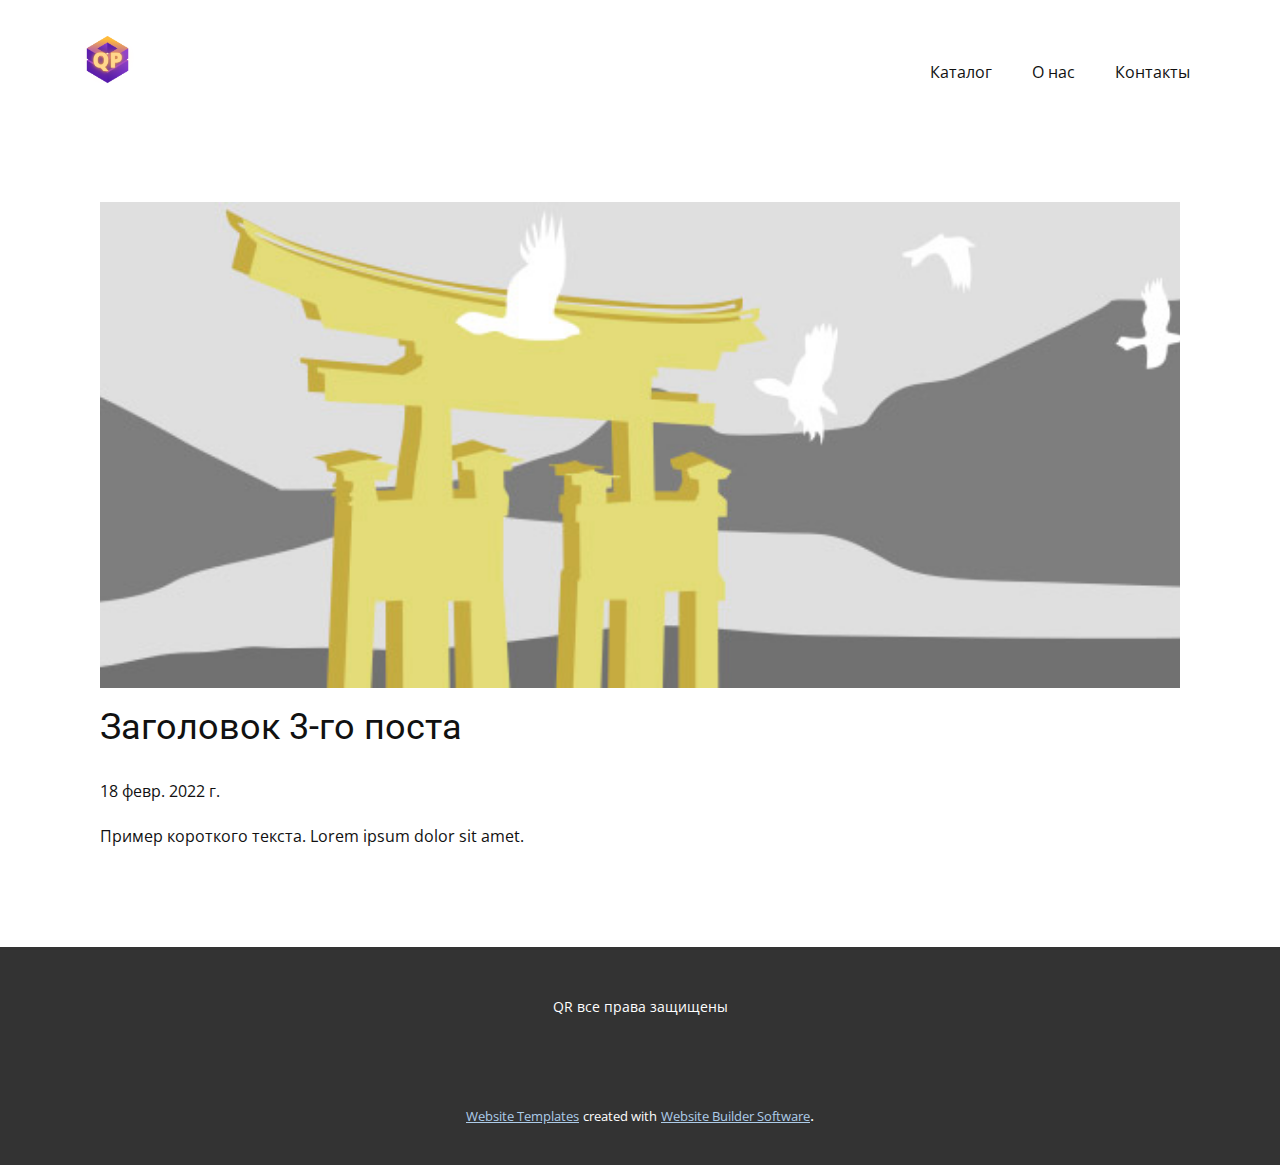
<file: blog/пост-2.html>
<!doctype html>
<html style="font-size: 16px;"><head>
    <meta name="viewport" content="width=device-width, initial-scale=1.0">
    <meta charset="utf-8">
    <meta name="keywords" content="Заголовок 1-го поста">
    <meta name="description" content="">
    <meta name="page_type" content="np-template-header-footer-from-plugin">
    <title>Заголовок 3-го поста</title>
    <link rel="stylesheet" href="../nicepage.css" media="screen">
<link rel="stylesheet" href="../Post-Template.css" media="screen">
    <script class="u-script" type="text/javascript" src="../jquery.js" defer=""></script>
    <script class="u-script" type="text/javascript" src="../nicepage.js" defer=""></script>
    <meta name="generator" content="Nicepage 4.5.4, nicepage.com">
    <link id="u-theme-google-font" rel="stylesheet" href="https://fonts.googleapis.com/css?family=Roboto:100,100i,300,300i,400,400i,500,500i,700,700i,900,900i|Open+Sans:300,300i,400,400i,500,500i,600,600i,700,700i,800,800i">
    
    
    
    <script type="application/ld+json">{
		"@context": "http://schema.org",
		"@type": "Organization",
		"name": "",
		"logo": "images/QP.png"
}</script>
    <meta name="theme-color" content="#478ac9">
  </head>
  <body class="u-body u-xl-mode"><header class="u-clearfix u-header u-header" id="sec-d2d5"><div class="u-clearfix u-sheet u-sheet-1">
        <a href="../Главное.html" data-page-id="20033221" class="u-image u-logo u-image-1" data-image-width="500" data-image-height="500" title="Qazaq Prints">
          <img src="../images/QP.png" class="u-logo-image u-logo-image-1">
        </a>
        <nav class="u-menu u-menu-dropdown u-offcanvas u-menu-1">
          <div class="menu-collapse" style="font-size: 1rem; letter-spacing: 0px;">
            <a class="u-button-style u-custom-left-right-menu-spacing u-custom-padding-bottom u-custom-top-bottom-menu-spacing u-nav-link u-text-active-palette-1-base u-text-hover-palette-2-base" href="#">
              <svg class="u-svg-link" viewBox="0 0 24 24"><use xmlns:xlink="http://www.w3.org/1999/xlink" xlink:href="#menu-hamburger"></use></svg>
              <svg class="u-svg-content" version="1.1" id="menu-hamburger" viewBox="0 0 16 16" x="0px" y="0px" xmlns:xlink="http://www.w3.org/1999/xlink" xmlns="http://www.w3.org/2000/svg"><g><rect y="1" width="16" height="2"></rect><rect y="7" width="16" height="2"></rect><rect y="13" width="16" height="2"></rect>
</g></svg>
            </a>
          </div>
          <div class="u-custom-menu u-nav-container">
            <ul class="u-nav u-unstyled u-nav-1"><li class="u-nav-item"><a class="u-button-style u-nav-link u-text-active-palette-1-base u-text-hover-palette-2-base" style="padding: 10px 20px;">Каталог</a>
</li><li class="u-nav-item"><a class="u-button-style u-nav-link u-text-active-palette-1-base u-text-hover-palette-2-base" href="../О-нас.html" style="padding: 10px 20px;">О нас</a>
</li><li class="u-nav-item"><a class="u-button-style u-nav-link u-text-active-palette-1-base u-text-hover-palette-2-base" href="../Контакты.html" style="padding: 10px 20px;">Контакты</a>
</li></ul>
          </div>
          <div class="u-custom-menu u-nav-container-collapse">
            <div class="u-black u-container-style u-inner-container-layout u-opacity u-opacity-95 u-sidenav">
              <div class="u-inner-container-layout u-sidenav-overflow">
                <div class="u-menu-close"></div>
                <ul class="u-align-center u-nav u-popupmenu-items u-unstyled u-nav-2"><li class="u-nav-item"><a class="u-button-style u-nav-link" style="padding: 10px 20px;">Каталог</a>
</li><li class="u-nav-item"><a class="u-button-style u-nav-link" href="../О-нас.html" style="padding: 10px 20px;">О нас</a>
</li><li class="u-nav-item"><a class="u-button-style u-nav-link" href="../Контакты.html" style="padding: 10px 20px;">Контакты</a>
</li></ul>
              </div>
            </div>
            <div class="u-black u-menu-overlay u-opacity u-opacity-70"></div>
          </div>
        </nav>
      </div></header>
    <section class="u-align-center u-clearfix u-section-1" id="sec-9fd5">
      <div class="u-clearfix u-sheet u-valign-middle-md u-valign-middle-sm u-valign-middle-xs u-sheet-1"><!--post_details--><!--post_details_options_json--><!--{"source":""}--><!--/post_details_options_json--><!--blog_post-->
        <div class="u-container-style u-expanded-width u-post-details u-post-details-1">
          <div class="u-container-layout u-valign-middle u-container-layout-1"><!--blog_post_image-->
            <img alt="" class="u-blog-control u-expanded-width u-image u-image-default u-image-1" src="[data-uri]"><!--/blog_post_image--><!--blog_post_header-->
            <h2 class="u-blog-control u-text u-text-1">Заголовок 3-го поста</h2><!--/blog_post_header--><!--blog_post_metadata-->
            <div class="u-blog-control u-metadata u-metadata-1"><!--blog_post_metadata_date-->
              <span class="u-meta-date u-meta-icon">18 февр. 2022 г.</span><!--/blog_post_metadata_date--><!--blog_post_metadata_category-->
              <!--/blog_post_metadata_category--><!--blog_post_metadata_comments-->
              <!--/blog_post_metadata_comments-->
            </div><!--/blog_post_metadata--><!--blog_post_content-->
            <div class="u-align-justify u-blog-control u-post-content u-text u-text-2 fr-view">
  Пример короткого текста. Lorem ipsum dolor sit amet.
  </div><!--/blog_post_content-->
          </div>
        </div><!--/blog_post--><!--/post_details-->
      </div>
    </section>
    
    
    
    <footer class="u-align-center u-clearfix u-footer u-grey-80 u-footer" id="sec-c697"><div class="u-clearfix u-sheet u-sheet-1">
        <p class="u-small-text u-text u-text-variant u-text-1">QR все права защищены</p>
      </div></footer>
    <section class="u-backlink u-clearfix u-grey-80">
      <a class="u-link" href="https://nicepage.com/website-templates" target="_blank">
        <span>Website Templates</span>
      </a>
      <p class="u-text">
        <span>created with</span>
      </p>
      <a class="u-link" href="" target="_blank">
        <span>Website Builder Software</span>
      </a>. 
    </section>
  
</body></html>
</file>
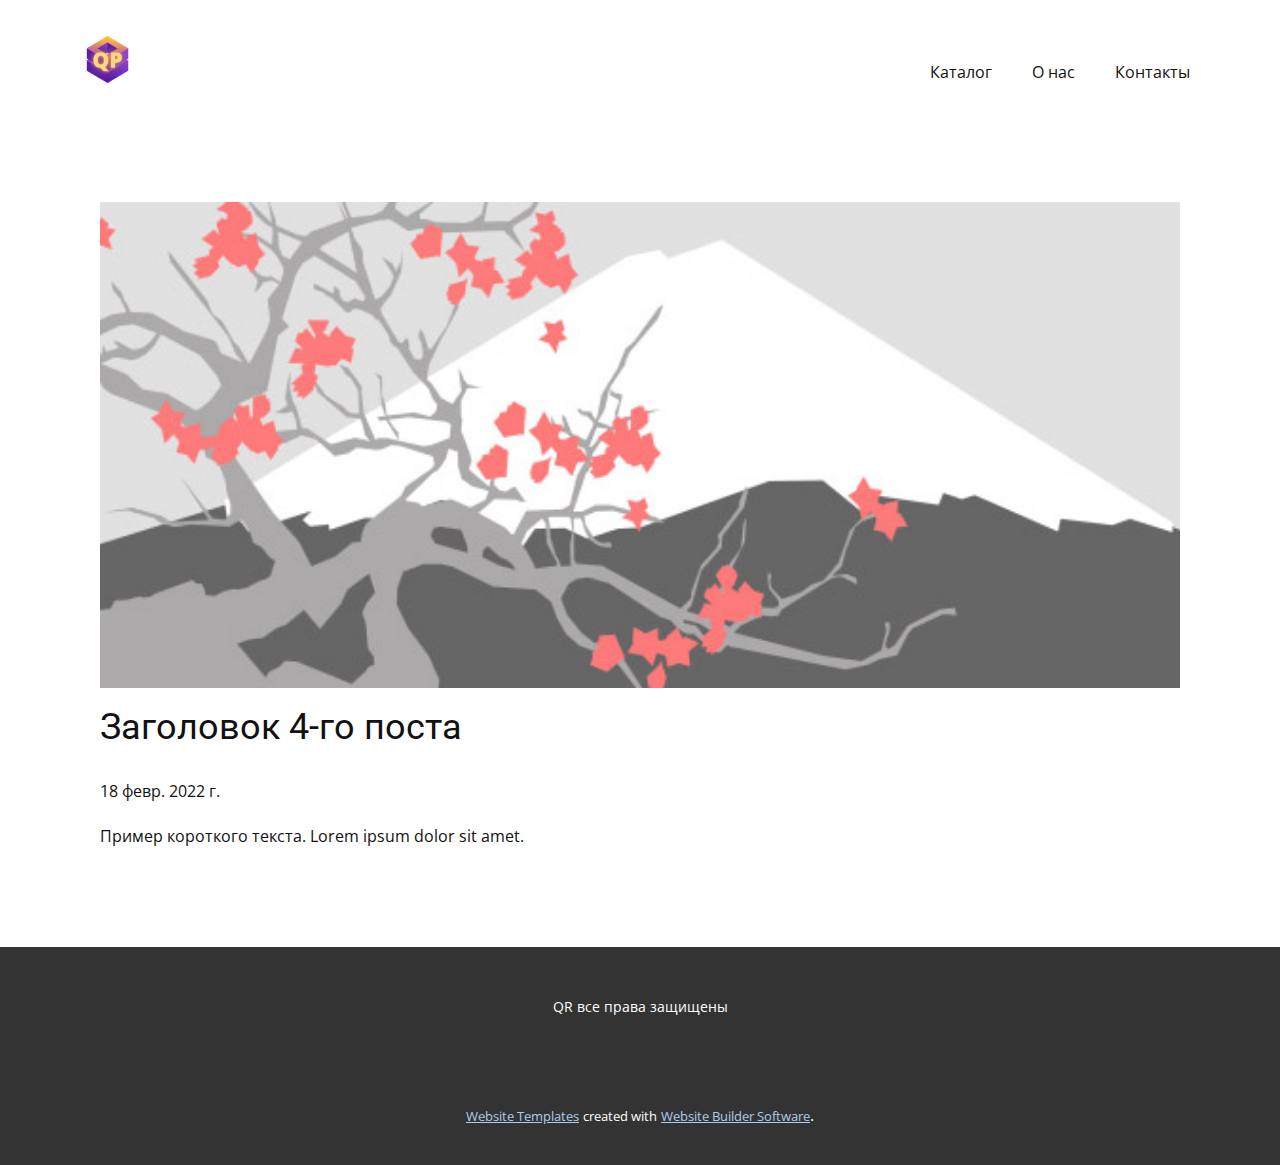
<file: blog/пост-3.html>
<!doctype html>
<html style="font-size: 16px;"><head>
    <meta name="viewport" content="width=device-width, initial-scale=1.0">
    <meta charset="utf-8">
    <meta name="keywords" content="Заголовок 1-го поста">
    <meta name="description" content="">
    <meta name="page_type" content="np-template-header-footer-from-plugin">
    <title>Заголовок 4-го поста</title>
    <link rel="stylesheet" href="../nicepage.css" media="screen">
<link rel="stylesheet" href="../Post-Template.css" media="screen">
    <script class="u-script" type="text/javascript" src="../jquery.js" defer=""></script>
    <script class="u-script" type="text/javascript" src="../nicepage.js" defer=""></script>
    <meta name="generator" content="Nicepage 4.5.4, nicepage.com">
    <link id="u-theme-google-font" rel="stylesheet" href="https://fonts.googleapis.com/css?family=Roboto:100,100i,300,300i,400,400i,500,500i,700,700i,900,900i|Open+Sans:300,300i,400,400i,500,500i,600,600i,700,700i,800,800i">
    
    
    
    <script type="application/ld+json">{
		"@context": "http://schema.org",
		"@type": "Organization",
		"name": "",
		"logo": "images/QP.png"
}</script>
    <meta name="theme-color" content="#478ac9">
  </head>
  <body class="u-body u-xl-mode"><header class="u-clearfix u-header u-header" id="sec-d2d5"><div class="u-clearfix u-sheet u-sheet-1">
        <a href="../Главное.html" data-page-id="20033221" class="u-image u-logo u-image-1" data-image-width="500" data-image-height="500" title="Qazaq Prints">
          <img src="../images/QP.png" class="u-logo-image u-logo-image-1">
        </a>
        <nav class="u-menu u-menu-dropdown u-offcanvas u-menu-1">
          <div class="menu-collapse" style="font-size: 1rem; letter-spacing: 0px;">
            <a class="u-button-style u-custom-left-right-menu-spacing u-custom-padding-bottom u-custom-top-bottom-menu-spacing u-nav-link u-text-active-palette-1-base u-text-hover-palette-2-base" href="#">
              <svg class="u-svg-link" viewBox="0 0 24 24"><use xmlns:xlink="http://www.w3.org/1999/xlink" xlink:href="#menu-hamburger"></use></svg>
              <svg class="u-svg-content" version="1.1" id="menu-hamburger" viewBox="0 0 16 16" x="0px" y="0px" xmlns:xlink="http://www.w3.org/1999/xlink" xmlns="http://www.w3.org/2000/svg"><g><rect y="1" width="16" height="2"></rect><rect y="7" width="16" height="2"></rect><rect y="13" width="16" height="2"></rect>
</g></svg>
            </a>
          </div>
          <div class="u-custom-menu u-nav-container">
            <ul class="u-nav u-unstyled u-nav-1"><li class="u-nav-item"><a class="u-button-style u-nav-link u-text-active-palette-1-base u-text-hover-palette-2-base" style="padding: 10px 20px;">Каталог</a>
</li><li class="u-nav-item"><a class="u-button-style u-nav-link u-text-active-palette-1-base u-text-hover-palette-2-base" href="../О-нас.html" style="padding: 10px 20px;">О нас</a>
</li><li class="u-nav-item"><a class="u-button-style u-nav-link u-text-active-palette-1-base u-text-hover-palette-2-base" href="../Контакты.html" style="padding: 10px 20px;">Контакты</a>
</li></ul>
          </div>
          <div class="u-custom-menu u-nav-container-collapse">
            <div class="u-black u-container-style u-inner-container-layout u-opacity u-opacity-95 u-sidenav">
              <div class="u-inner-container-layout u-sidenav-overflow">
                <div class="u-menu-close"></div>
                <ul class="u-align-center u-nav u-popupmenu-items u-unstyled u-nav-2"><li class="u-nav-item"><a class="u-button-style u-nav-link" style="padding: 10px 20px;">Каталог</a>
</li><li class="u-nav-item"><a class="u-button-style u-nav-link" href="../О-нас.html" style="padding: 10px 20px;">О нас</a>
</li><li class="u-nav-item"><a class="u-button-style u-nav-link" href="../Контакты.html" style="padding: 10px 20px;">Контакты</a>
</li></ul>
              </div>
            </div>
            <div class="u-black u-menu-overlay u-opacity u-opacity-70"></div>
          </div>
        </nav>
      </div></header>
    <section class="u-align-center u-clearfix u-section-1" id="sec-9fd5">
      <div class="u-clearfix u-sheet u-valign-middle-md u-valign-middle-sm u-valign-middle-xs u-sheet-1"><!--post_details--><!--post_details_options_json--><!--{"source":""}--><!--/post_details_options_json--><!--blog_post-->
        <div class="u-container-style u-expanded-width u-post-details u-post-details-1">
          <div class="u-container-layout u-valign-middle u-container-layout-1"><!--blog_post_image-->
            <img alt="" class="u-blog-control u-expanded-width u-image u-image-default u-image-1" src="[data-uri]"><!--/blog_post_image--><!--blog_post_header-->
            <h2 class="u-blog-control u-text u-text-1">Заголовок 4-го поста</h2><!--/blog_post_header--><!--blog_post_metadata-->
            <div class="u-blog-control u-metadata u-metadata-1"><!--blog_post_metadata_date-->
              <span class="u-meta-date u-meta-icon">18 февр. 2022 г.</span><!--/blog_post_metadata_date--><!--blog_post_metadata_category-->
              <!--/blog_post_metadata_category--><!--blog_post_metadata_comments-->
              <!--/blog_post_metadata_comments-->
            </div><!--/blog_post_metadata--><!--blog_post_content-->
            <div class="u-align-justify u-blog-control u-post-content u-text u-text-2 fr-view">
  Пример короткого текста. Lorem ipsum dolor sit amet.
  </div><!--/blog_post_content-->
          </div>
        </div><!--/blog_post--><!--/post_details-->
      </div>
    </section>
    
    
    
    <footer class="u-align-center u-clearfix u-footer u-grey-80 u-footer" id="sec-c697"><div class="u-clearfix u-sheet u-sheet-1">
        <p class="u-small-text u-text u-text-variant u-text-1">QR все права защищены</p>
      </div></footer>
    <section class="u-backlink u-clearfix u-grey-80">
      <a class="u-link" href="https://nicepage.com/website-templates" target="_blank">
        <span>Website Templates</span>
      </a>
      <p class="u-text">
        <span>created with</span>
      </p>
      <a class="u-link" href="" target="_blank">
        <span>Website Builder Software</span>
      </a>. 
    </section>
  
</body></html>
</file>
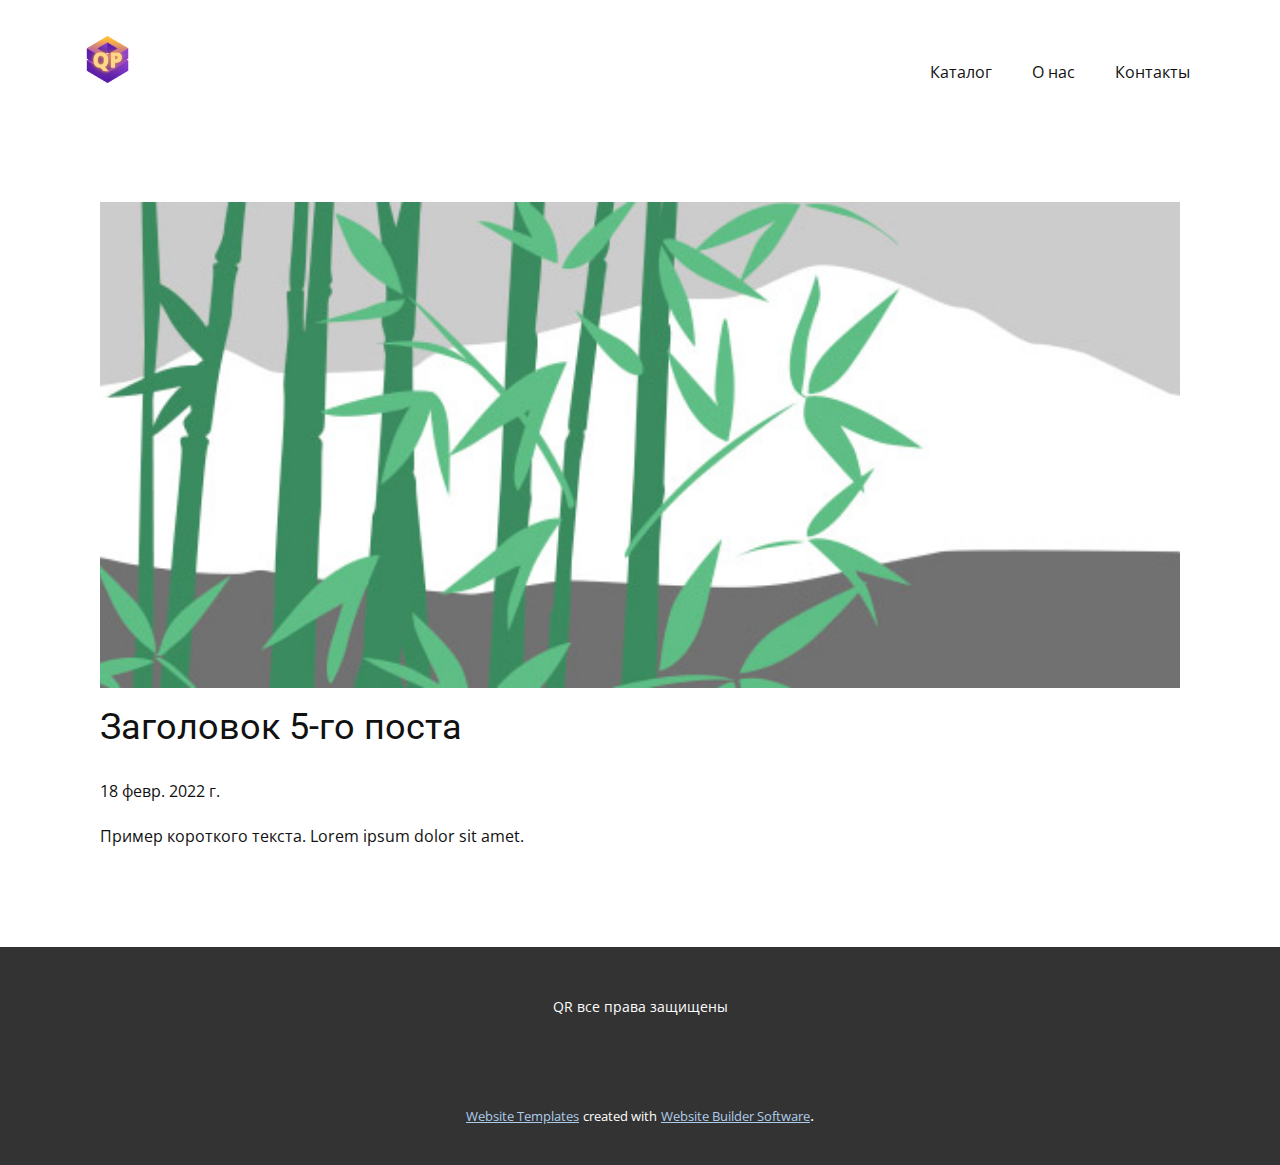
<file: blog/пост-4.html>
<!doctype html>
<html style="font-size: 16px;"><head>
    <meta name="viewport" content="width=device-width, initial-scale=1.0">
    <meta charset="utf-8">
    <meta name="keywords" content="Заголовок 1-го поста">
    <meta name="description" content="">
    <meta name="page_type" content="np-template-header-footer-from-plugin">
    <title>Заголовок 5-го поста</title>
    <link rel="stylesheet" href="../nicepage.css" media="screen">
<link rel="stylesheet" href="../Post-Template.css" media="screen">
    <script class="u-script" type="text/javascript" src="../jquery.js" defer=""></script>
    <script class="u-script" type="text/javascript" src="../nicepage.js" defer=""></script>
    <meta name="generator" content="Nicepage 4.5.4, nicepage.com">
    <link id="u-theme-google-font" rel="stylesheet" href="https://fonts.googleapis.com/css?family=Roboto:100,100i,300,300i,400,400i,500,500i,700,700i,900,900i|Open+Sans:300,300i,400,400i,500,500i,600,600i,700,700i,800,800i">
    
    
    
    <script type="application/ld+json">{
		"@context": "http://schema.org",
		"@type": "Organization",
		"name": "",
		"logo": "images/QP.png"
}</script>
    <meta name="theme-color" content="#478ac9">
  </head>
  <body class="u-body u-xl-mode"><header class="u-clearfix u-header u-header" id="sec-d2d5"><div class="u-clearfix u-sheet u-sheet-1">
        <a href="../Главное.html" data-page-id="20033221" class="u-image u-logo u-image-1" data-image-width="500" data-image-height="500" title="Qazaq Prints">
          <img src="../images/QP.png" class="u-logo-image u-logo-image-1">
        </a>
        <nav class="u-menu u-menu-dropdown u-offcanvas u-menu-1">
          <div class="menu-collapse" style="font-size: 1rem; letter-spacing: 0px;">
            <a class="u-button-style u-custom-left-right-menu-spacing u-custom-padding-bottom u-custom-top-bottom-menu-spacing u-nav-link u-text-active-palette-1-base u-text-hover-palette-2-base" href="#">
              <svg class="u-svg-link" viewBox="0 0 24 24"><use xmlns:xlink="http://www.w3.org/1999/xlink" xlink:href="#menu-hamburger"></use></svg>
              <svg class="u-svg-content" version="1.1" id="menu-hamburger" viewBox="0 0 16 16" x="0px" y="0px" xmlns:xlink="http://www.w3.org/1999/xlink" xmlns="http://www.w3.org/2000/svg"><g><rect y="1" width="16" height="2"></rect><rect y="7" width="16" height="2"></rect><rect y="13" width="16" height="2"></rect>
</g></svg>
            </a>
          </div>
          <div class="u-custom-menu u-nav-container">
            <ul class="u-nav u-unstyled u-nav-1"><li class="u-nav-item"><a class="u-button-style u-nav-link u-text-active-palette-1-base u-text-hover-palette-2-base" style="padding: 10px 20px;">Каталог</a>
</li><li class="u-nav-item"><a class="u-button-style u-nav-link u-text-active-palette-1-base u-text-hover-palette-2-base" href="../О-нас.html" style="padding: 10px 20px;">О нас</a>
</li><li class="u-nav-item"><a class="u-button-style u-nav-link u-text-active-palette-1-base u-text-hover-palette-2-base" href="../Контакты.html" style="padding: 10px 20px;">Контакты</a>
</li></ul>
          </div>
          <div class="u-custom-menu u-nav-container-collapse">
            <div class="u-black u-container-style u-inner-container-layout u-opacity u-opacity-95 u-sidenav">
              <div class="u-inner-container-layout u-sidenav-overflow">
                <div class="u-menu-close"></div>
                <ul class="u-align-center u-nav u-popupmenu-items u-unstyled u-nav-2"><li class="u-nav-item"><a class="u-button-style u-nav-link" style="padding: 10px 20px;">Каталог</a>
</li><li class="u-nav-item"><a class="u-button-style u-nav-link" href="../О-нас.html" style="padding: 10px 20px;">О нас</a>
</li><li class="u-nav-item"><a class="u-button-style u-nav-link" href="../Контакты.html" style="padding: 10px 20px;">Контакты</a>
</li></ul>
              </div>
            </div>
            <div class="u-black u-menu-overlay u-opacity u-opacity-70"></div>
          </div>
        </nav>
      </div></header>
    <section class="u-align-center u-clearfix u-section-1" id="sec-9fd5">
      <div class="u-clearfix u-sheet u-valign-middle-md u-valign-middle-sm u-valign-middle-xs u-sheet-1"><!--post_details--><!--post_details_options_json--><!--{"source":""}--><!--/post_details_options_json--><!--blog_post-->
        <div class="u-container-style u-expanded-width u-post-details u-post-details-1">
          <div class="u-container-layout u-valign-middle u-container-layout-1"><!--blog_post_image-->
            <img alt="" class="u-blog-control u-expanded-width u-image u-image-default u-image-1" src="[data-uri]"><!--/blog_post_image--><!--blog_post_header-->
            <h2 class="u-blog-control u-text u-text-1">Заголовок 5-го поста</h2><!--/blog_post_header--><!--blog_post_metadata-->
            <div class="u-blog-control u-metadata u-metadata-1"><!--blog_post_metadata_date-->
              <span class="u-meta-date u-meta-icon">18 февр. 2022 г.</span><!--/blog_post_metadata_date--><!--blog_post_metadata_category-->
              <!--/blog_post_metadata_category--><!--blog_post_metadata_comments-->
              <!--/blog_post_metadata_comments-->
            </div><!--/blog_post_metadata--><!--blog_post_content-->
            <div class="u-align-justify u-blog-control u-post-content u-text u-text-2 fr-view">
  Пример короткого текста. Lorem ipsum dolor sit amet.
  </div><!--/blog_post_content-->
          </div>
        </div><!--/blog_post--><!--/post_details-->
      </div>
    </section>
    
    
    
    <footer class="u-align-center u-clearfix u-footer u-grey-80 u-footer" id="sec-c697"><div class="u-clearfix u-sheet u-sheet-1">
        <p class="u-small-text u-text u-text-variant u-text-1">QR все права защищены</p>
      </div></footer>
    <section class="u-backlink u-clearfix u-grey-80">
      <a class="u-link" href="https://nicepage.com/website-templates" target="_blank">
        <span>Website Templates</span>
      </a>
      <p class="u-text">
        <span>created with</span>
      </p>
      <a class="u-link" href="" target="_blank">
        <span>Website Builder Software</span>
      </a>. 
    </section>
  
</body></html>
</file>
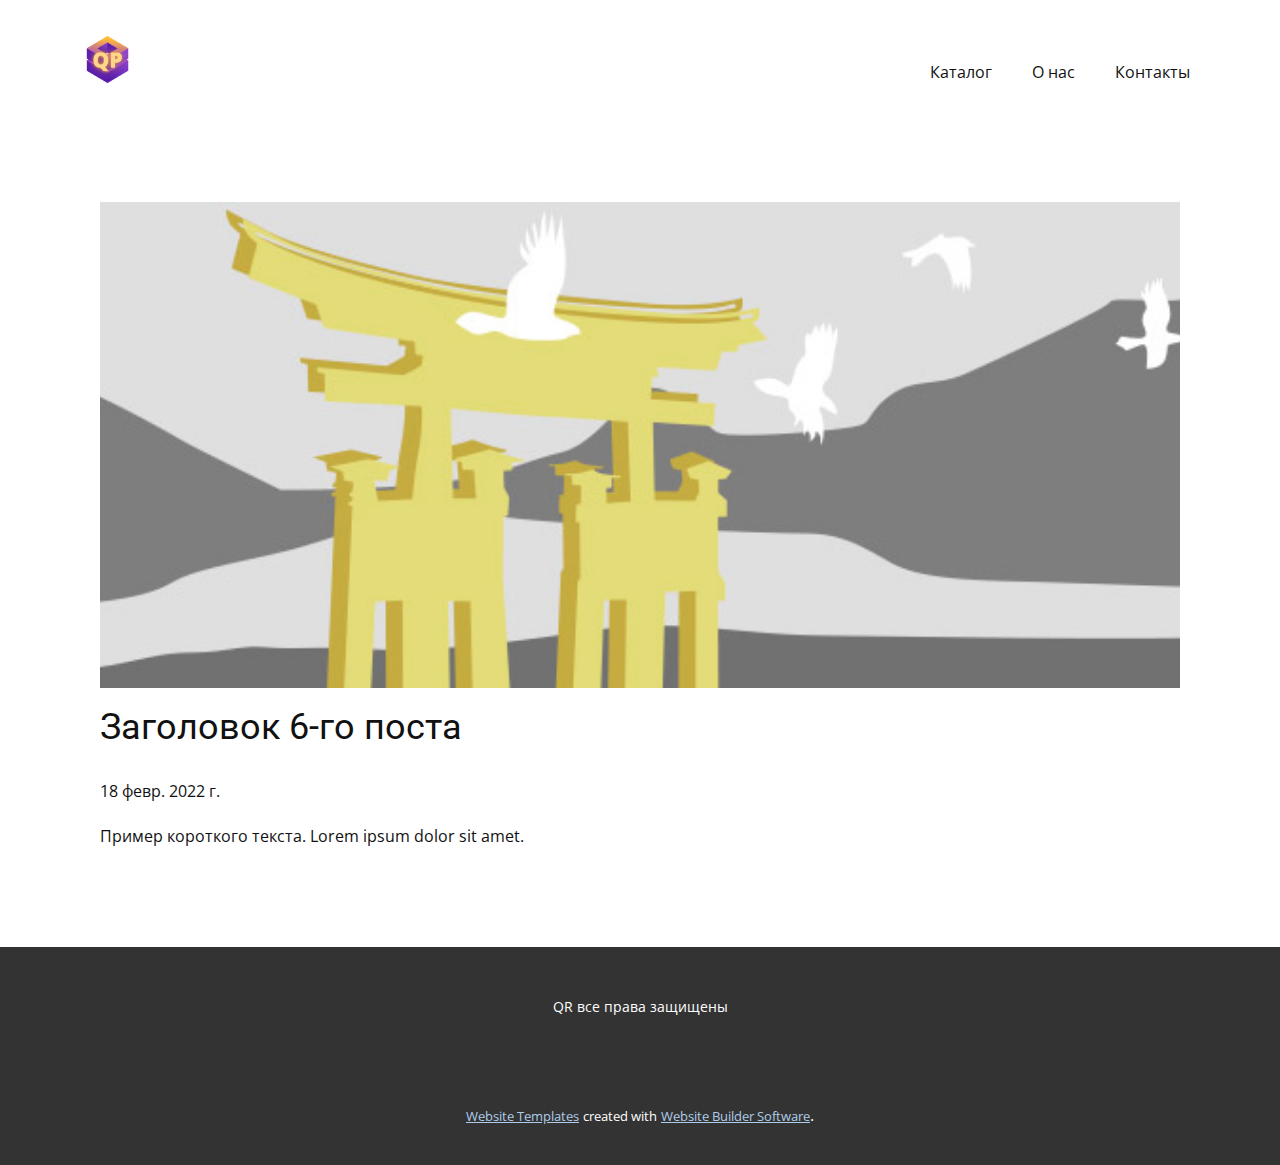
<file: blog/пост-5.html>
<!doctype html>
<html style="font-size: 16px;"><head>
    <meta name="viewport" content="width=device-width, initial-scale=1.0">
    <meta charset="utf-8">
    <meta name="keywords" content="Заголовок 1-го поста">
    <meta name="description" content="">
    <meta name="page_type" content="np-template-header-footer-from-plugin">
    <title>Заголовок 6-го поста</title>
    <link rel="stylesheet" href="../nicepage.css" media="screen">
<link rel="stylesheet" href="../Post-Template.css" media="screen">
    <script class="u-script" type="text/javascript" src="../jquery.js" defer=""></script>
    <script class="u-script" type="text/javascript" src="../nicepage.js" defer=""></script>
    <meta name="generator" content="Nicepage 4.5.4, nicepage.com">
    <link id="u-theme-google-font" rel="stylesheet" href="https://fonts.googleapis.com/css?family=Roboto:100,100i,300,300i,400,400i,500,500i,700,700i,900,900i|Open+Sans:300,300i,400,400i,500,500i,600,600i,700,700i,800,800i">
    
    
    
    <script type="application/ld+json">{
		"@context": "http://schema.org",
		"@type": "Organization",
		"name": "",
		"logo": "images/QP.png"
}</script>
    <meta name="theme-color" content="#478ac9">
  </head>
  <body class="u-body u-xl-mode"><header class="u-clearfix u-header u-header" id="sec-d2d5"><div class="u-clearfix u-sheet u-sheet-1">
        <a href="../Главное.html" data-page-id="20033221" class="u-image u-logo u-image-1" data-image-width="500" data-image-height="500" title="Qazaq Prints">
          <img src="../images/QP.png" class="u-logo-image u-logo-image-1">
        </a>
        <nav class="u-menu u-menu-dropdown u-offcanvas u-menu-1">
          <div class="menu-collapse" style="font-size: 1rem; letter-spacing: 0px;">
            <a class="u-button-style u-custom-left-right-menu-spacing u-custom-padding-bottom u-custom-top-bottom-menu-spacing u-nav-link u-text-active-palette-1-base u-text-hover-palette-2-base" href="#">
              <svg class="u-svg-link" viewBox="0 0 24 24"><use xmlns:xlink="http://www.w3.org/1999/xlink" xlink:href="#menu-hamburger"></use></svg>
              <svg class="u-svg-content" version="1.1" id="menu-hamburger" viewBox="0 0 16 16" x="0px" y="0px" xmlns:xlink="http://www.w3.org/1999/xlink" xmlns="http://www.w3.org/2000/svg"><g><rect y="1" width="16" height="2"></rect><rect y="7" width="16" height="2"></rect><rect y="13" width="16" height="2"></rect>
</g></svg>
            </a>
          </div>
          <div class="u-custom-menu u-nav-container">
            <ul class="u-nav u-unstyled u-nav-1"><li class="u-nav-item"><a class="u-button-style u-nav-link u-text-active-palette-1-base u-text-hover-palette-2-base" style="padding: 10px 20px;">Каталог</a>
</li><li class="u-nav-item"><a class="u-button-style u-nav-link u-text-active-palette-1-base u-text-hover-palette-2-base" href="../О-нас.html" style="padding: 10px 20px;">О нас</a>
</li><li class="u-nav-item"><a class="u-button-style u-nav-link u-text-active-palette-1-base u-text-hover-palette-2-base" href="../Контакты.html" style="padding: 10px 20px;">Контакты</a>
</li></ul>
          </div>
          <div class="u-custom-menu u-nav-container-collapse">
            <div class="u-black u-container-style u-inner-container-layout u-opacity u-opacity-95 u-sidenav">
              <div class="u-inner-container-layout u-sidenav-overflow">
                <div class="u-menu-close"></div>
                <ul class="u-align-center u-nav u-popupmenu-items u-unstyled u-nav-2"><li class="u-nav-item"><a class="u-button-style u-nav-link" style="padding: 10px 20px;">Каталог</a>
</li><li class="u-nav-item"><a class="u-button-style u-nav-link" href="../О-нас.html" style="padding: 10px 20px;">О нас</a>
</li><li class="u-nav-item"><a class="u-button-style u-nav-link" href="../Контакты.html" style="padding: 10px 20px;">Контакты</a>
</li></ul>
              </div>
            </div>
            <div class="u-black u-menu-overlay u-opacity u-opacity-70"></div>
          </div>
        </nav>
      </div></header>
    <section class="u-align-center u-clearfix u-section-1" id="sec-9fd5">
      <div class="u-clearfix u-sheet u-valign-middle-md u-valign-middle-sm u-valign-middle-xs u-sheet-1"><!--post_details--><!--post_details_options_json--><!--{"source":""}--><!--/post_details_options_json--><!--blog_post-->
        <div class="u-container-style u-expanded-width u-post-details u-post-details-1">
          <div class="u-container-layout u-valign-middle u-container-layout-1"><!--blog_post_image-->
            <img alt="" class="u-blog-control u-expanded-width u-image u-image-default u-image-1" src="[data-uri]"><!--/blog_post_image--><!--blog_post_header-->
            <h2 class="u-blog-control u-text u-text-1">Заголовок 6-го поста</h2><!--/blog_post_header--><!--blog_post_metadata-->
            <div class="u-blog-control u-metadata u-metadata-1"><!--blog_post_metadata_date-->
              <span class="u-meta-date u-meta-icon">18 февр. 2022 г.</span><!--/blog_post_metadata_date--><!--blog_post_metadata_category-->
              <!--/blog_post_metadata_category--><!--blog_post_metadata_comments-->
              <!--/blog_post_metadata_comments-->
            </div><!--/blog_post_metadata--><!--blog_post_content-->
            <div class="u-align-justify u-blog-control u-post-content u-text u-text-2 fr-view">
  Пример короткого текста. Lorem ipsum dolor sit amet.
  </div><!--/blog_post_content-->
          </div>
        </div><!--/blog_post--><!--/post_details-->
      </div>
    </section>
    
    
    
    <footer class="u-align-center u-clearfix u-footer u-grey-80 u-footer" id="sec-c697"><div class="u-clearfix u-sheet u-sheet-1">
        <p class="u-small-text u-text u-text-variant u-text-1">QR все права защищены</p>
      </div></footer>
    <section class="u-backlink u-clearfix u-grey-80">
      <a class="u-link" href="https://nicepage.com/website-templates" target="_blank">
        <span>Website Templates</span>
      </a>
      <p class="u-text">
        <span>created with</span>
      </p>
      <a class="u-link" href="" target="_blank">
        <span>Website Builder Software</span>
      </a>. 
    </section>
  
</body></html>
</file>
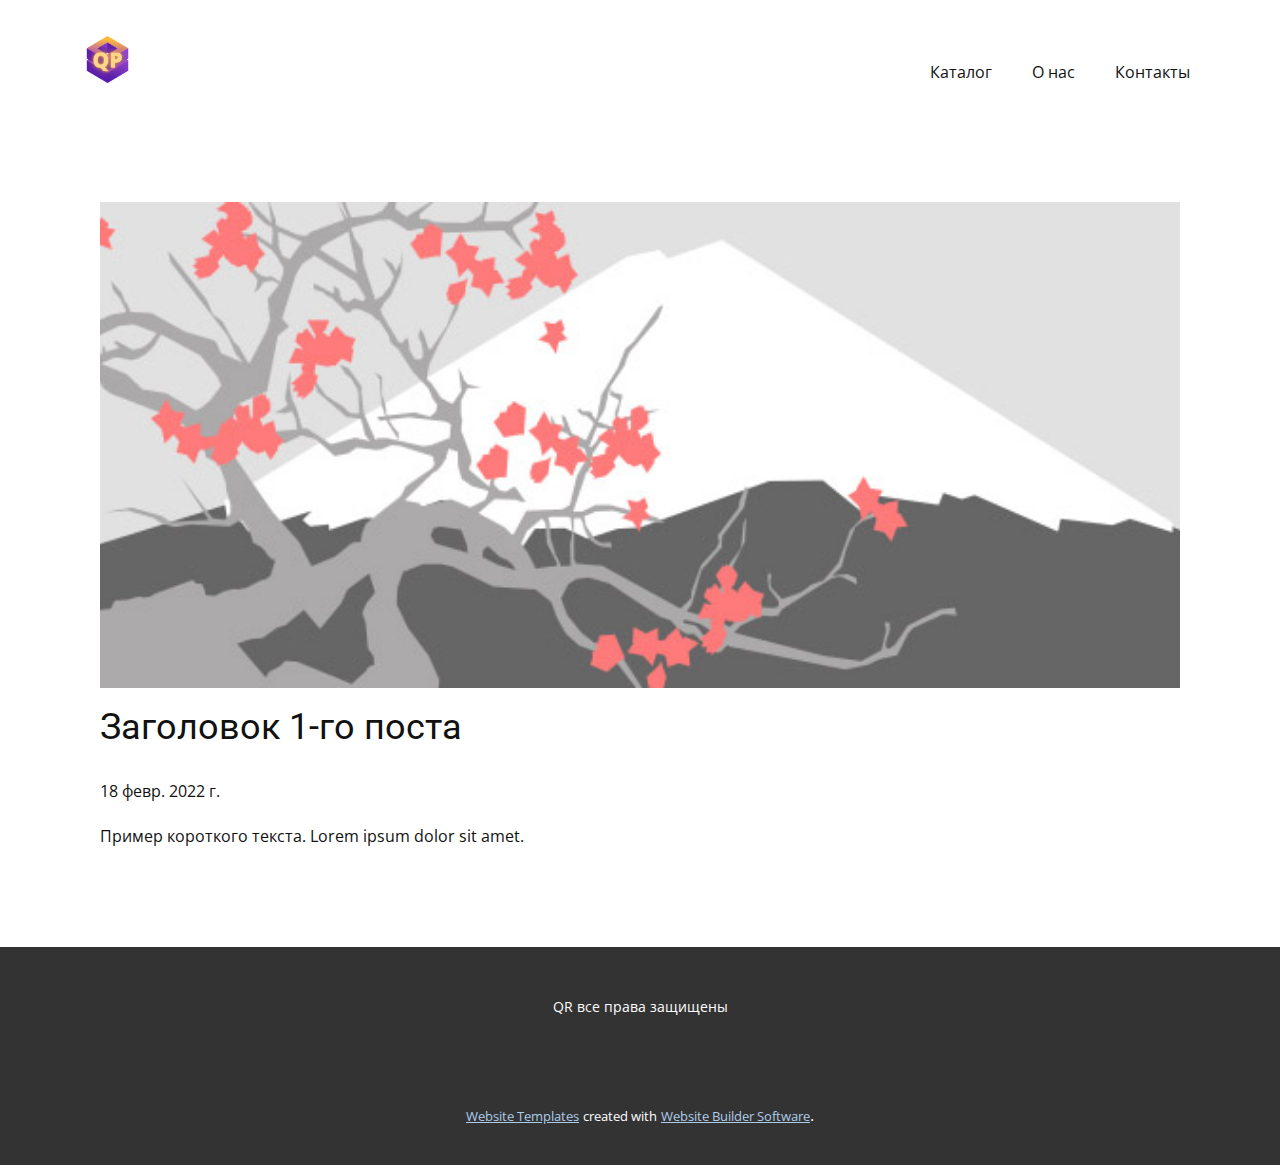
<file: blog/пост.html>
<!doctype html>
<html style="font-size: 16px;"><head>
    <meta name="viewport" content="width=device-width, initial-scale=1.0">
    <meta charset="utf-8">
    <meta name="keywords" content="Заголовок 1-го поста">
    <meta name="description" content="">
    <meta name="page_type" content="np-template-header-footer-from-plugin">
    <title>Заголовок 1-го поста</title>
    <link rel="stylesheet" href="../nicepage.css" media="screen">
<link rel="stylesheet" href="../Post-Template.css" media="screen">
    <script class="u-script" type="text/javascript" src="../jquery.js" defer=""></script>
    <script class="u-script" type="text/javascript" src="../nicepage.js" defer=""></script>
    <meta name="generator" content="Nicepage 4.5.4, nicepage.com">
    <link id="u-theme-google-font" rel="stylesheet" href="https://fonts.googleapis.com/css?family=Roboto:100,100i,300,300i,400,400i,500,500i,700,700i,900,900i|Open+Sans:300,300i,400,400i,500,500i,600,600i,700,700i,800,800i">
    
    
    
    <script type="application/ld+json">{
		"@context": "http://schema.org",
		"@type": "Organization",
		"name": "",
		"logo": "images/QP.png"
}</script>
    <meta name="theme-color" content="#478ac9">
  </head>
  <body class="u-body u-xl-mode"><header class="u-clearfix u-header u-header" id="sec-d2d5"><div class="u-clearfix u-sheet u-sheet-1">
        <a href="../Главное.html" data-page-id="20033221" class="u-image u-logo u-image-1" data-image-width="500" data-image-height="500" title="Qazaq Prints">
          <img src="../images/QP.png" class="u-logo-image u-logo-image-1">
        </a>
        <nav class="u-menu u-menu-dropdown u-offcanvas u-menu-1">
          <div class="menu-collapse" style="font-size: 1rem; letter-spacing: 0px;">
            <a class="u-button-style u-custom-left-right-menu-spacing u-custom-padding-bottom u-custom-top-bottom-menu-spacing u-nav-link u-text-active-palette-1-base u-text-hover-palette-2-base" href="#">
              <svg class="u-svg-link" viewBox="0 0 24 24"><use xmlns:xlink="http://www.w3.org/1999/xlink" xlink:href="#menu-hamburger"></use></svg>
              <svg class="u-svg-content" version="1.1" id="menu-hamburger" viewBox="0 0 16 16" x="0px" y="0px" xmlns:xlink="http://www.w3.org/1999/xlink" xmlns="http://www.w3.org/2000/svg"><g><rect y="1" width="16" height="2"></rect><rect y="7" width="16" height="2"></rect><rect y="13" width="16" height="2"></rect>
</g></svg>
            </a>
          </div>
          <div class="u-custom-menu u-nav-container">
            <ul class="u-nav u-unstyled u-nav-1"><li class="u-nav-item"><a class="u-button-style u-nav-link u-text-active-palette-1-base u-text-hover-palette-2-base" style="padding: 10px 20px;">Каталог</a>
</li><li class="u-nav-item"><a class="u-button-style u-nav-link u-text-active-palette-1-base u-text-hover-palette-2-base" href="../О-нас.html" style="padding: 10px 20px;">О нас</a>
</li><li class="u-nav-item"><a class="u-button-style u-nav-link u-text-active-palette-1-base u-text-hover-palette-2-base" href="../Контакты.html" style="padding: 10px 20px;">Контакты</a>
</li></ul>
          </div>
          <div class="u-custom-menu u-nav-container-collapse">
            <div class="u-black u-container-style u-inner-container-layout u-opacity u-opacity-95 u-sidenav">
              <div class="u-inner-container-layout u-sidenav-overflow">
                <div class="u-menu-close"></div>
                <ul class="u-align-center u-nav u-popupmenu-items u-unstyled u-nav-2"><li class="u-nav-item"><a class="u-button-style u-nav-link" style="padding: 10px 20px;">Каталог</a>
</li><li class="u-nav-item"><a class="u-button-style u-nav-link" href="../О-нас.html" style="padding: 10px 20px;">О нас</a>
</li><li class="u-nav-item"><a class="u-button-style u-nav-link" href="../Контакты.html" style="padding: 10px 20px;">Контакты</a>
</li></ul>
              </div>
            </div>
            <div class="u-black u-menu-overlay u-opacity u-opacity-70"></div>
          </div>
        </nav>
      </div></header>
    <section class="u-align-center u-clearfix u-section-1" id="sec-9fd5">
      <div class="u-clearfix u-sheet u-valign-middle-md u-valign-middle-sm u-valign-middle-xs u-sheet-1"><!--post_details--><!--post_details_options_json--><!--{"source":""}--><!--/post_details_options_json--><!--blog_post-->
        <div class="u-container-style u-expanded-width u-post-details u-post-details-1">
          <div class="u-container-layout u-valign-middle u-container-layout-1"><!--blog_post_image-->
            <img alt="" class="u-blog-control u-expanded-width u-image u-image-default u-image-1" src="[data-uri]"><!--/blog_post_image--><!--blog_post_header-->
            <h2 class="u-blog-control u-text u-text-1">Заголовок 1-го поста</h2><!--/blog_post_header--><!--blog_post_metadata-->
            <div class="u-blog-control u-metadata u-metadata-1"><!--blog_post_metadata_date-->
              <span class="u-meta-date u-meta-icon">18 февр. 2022 г.</span><!--/blog_post_metadata_date--><!--blog_post_metadata_category-->
              <!--/blog_post_metadata_category--><!--blog_post_metadata_comments-->
              <!--/blog_post_metadata_comments-->
            </div><!--/blog_post_metadata--><!--blog_post_content-->
            <div class="u-align-justify u-blog-control u-post-content u-text u-text-2 fr-view">
  Пример короткого текста. Lorem ipsum dolor sit amet.
  </div><!--/blog_post_content-->
          </div>
        </div><!--/blog_post--><!--/post_details-->
      </div>
    </section>
    
    
    
    <footer class="u-align-center u-clearfix u-footer u-grey-80 u-footer" id="sec-c697"><div class="u-clearfix u-sheet u-sheet-1">
        <p class="u-small-text u-text u-text-variant u-text-1">QR все права защищены</p>
      </div></footer>
    <section class="u-backlink u-clearfix u-grey-80">
      <a class="u-link" href="https://nicepage.com/website-templates" target="_blank">
        <span>Website Templates</span>
      </a>
      <p class="u-text">
        <span>created with</span>
      </p>
      <a class="u-link" href="" target="_blank">
        <span>Website Builder Software</span>
      </a>. 
    </section>
  
</body></html>
</file>
